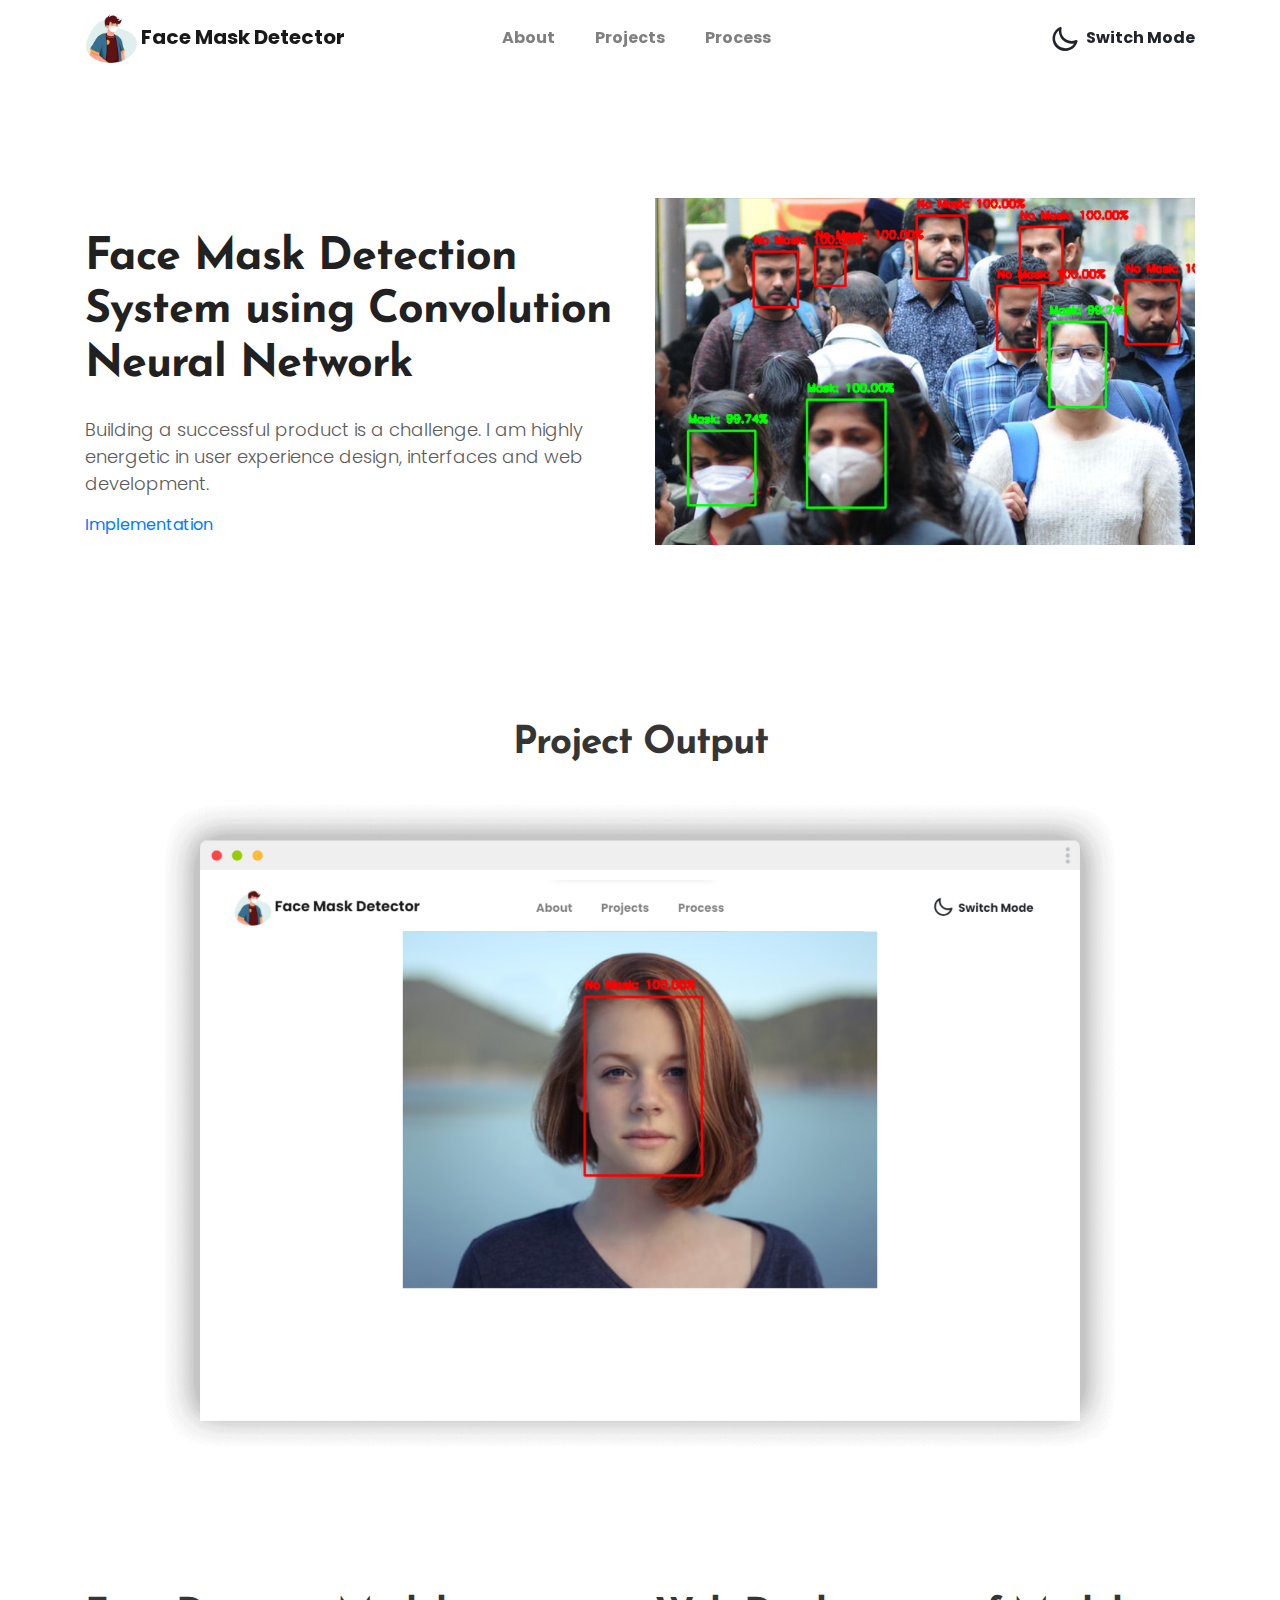
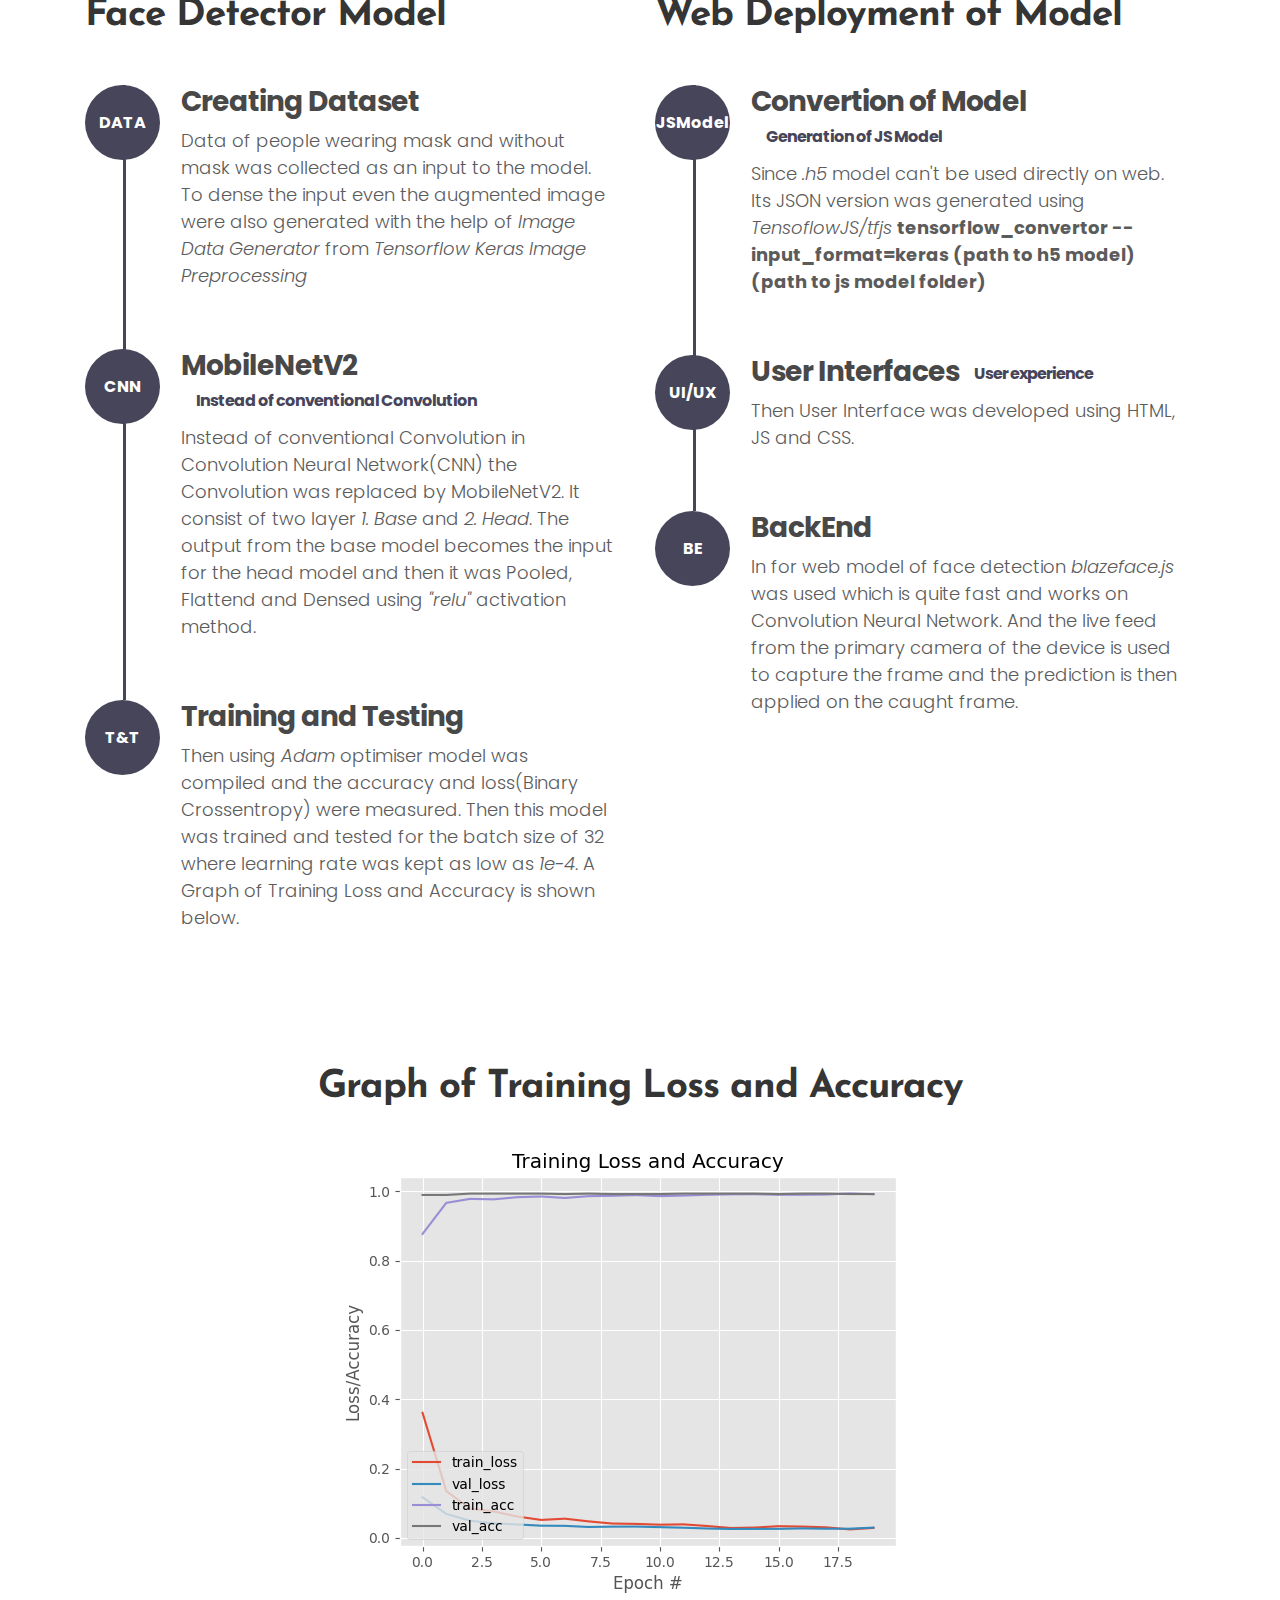
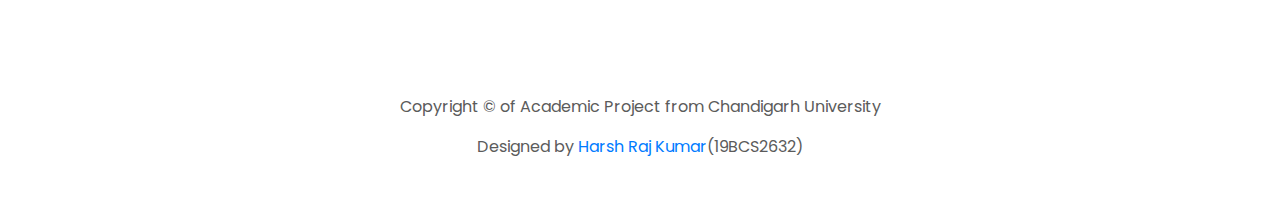
<file: index.html>
<!doctype html>
<html lang="en">

<head>
    <meta charset="utf-8">
    <meta name="viewport" content="width=device-width, initial-scale=1, shrink-to-fit=no">
    <meta name="description" content="">
    <meta name="author" content="">

    <title>Face Mask Detector</title>

    <link rel="stylesheet" href="css/bootstrap.min.css">
    <link rel="stylesheet" href="css/unicons.css">
    <link rel="stylesheet" href="css/owl.carousel.min.css">
    <link rel="stylesheet" href="css/owl.theme.default.min.css">

    <!-- MAIN STYLE -->
    <link rel="stylesheet" href="css/main.css">
</head>

<body>

    <!-- MENU -->
    <nav class="navbar navbar-expand-sm navbar-light">
        <div class="container">
            <a class="navbar-brand" href="index.html">
                <img src="./images/logo.png" alt="logo" height="50px">
                Face Mask Detector
            </a>

            <button class="navbar-toggler" type="button" data-toggle="collapse" data-target="#navbarNav"
                aria-controls="navbarNav" aria-expanded="false" aria-label="Toggle navigation">
                <span class="navbar-toggler-icon"></span>
                <span class="navbar-toggler-icon"></span>
                <span class="navbar-toggler-icon"></span>
            </button>

            <div class="collapse navbar-collapse" id="navbarNav">
                <ul class="navbar-nav mx-auto">
                    <li class="nav-item">
                        <a href="#about" class="nav-link"><span data-hover="About">About</span></a>
                        <svg viewBox="0 0 500 150" preserveAspectRatio="none">
                            <path fill="none"
                                d="M325,18C228.7-8.3,118.5,8.3,78,21C22.4,38.4,4.6,54.6,5.6,77.6c1.4,32.4,52.2,54,142.6,63.7 c66.2,7.1,212.2,7.5,273.5-8.3c64.4-16.6,104.3-57.6,33.8-98.2C386.7-4.9,179.4-1.4,126.3,20.7" />
                        </svg>
                    </li>
                    <li class="nav-item">
                        <a href="#project" class="nav-link"><span data-hover="Projects">Projects</span></a>
                        <svg viewBox="0 0 500 150" preserveAspectRatio="none">
                            <path fill="none"
                                d="M325,18C228.7-8.3,118.5,8.3,78,21C22.4,38.4,4.6,54.6,5.6,77.6c1.4,32.4,52.2,54,142.6,63.7 c66.2,7.1,212.2,7.5,273.5-8.3c64.4-16.6,104.3-57.6,33.8-98.2C386.7-4.9,179.4-1.4,126.3,20.7" />
                        </svg>
                    </li>
                    <li class="nav-item">
                        <a href="#process" class="nav-link"><span data-hover="Process">Process</span></a>
                        <svg viewBox="0 0 500 150" preserveAspectRatio="none">
                            <path fill="none"
                                d="M325,18C228.7-8.3,118.5,8.3,78,21C22.4,38.4,4.6,54.6,5.6,77.6c1.4,32.4,52.2,54,142.6,63.7 c66.2,7.1,212.2,7.5,273.5-8.3c64.4-16.6,104.3-57.6,33.8-98.2C386.7-4.9,179.4-1.4,126.3,20.7" />
                        </svg>
                    </li>
                </ul>

                <ul class="navbar-nav ml-lg-auto">
                    <div class="ml-lg-4">
                        <div class="color-mode d-lg-flex justify-content-center align-items-center">
                            <i class="color-mode-icon"></i>
                            Switch Mode
                        </div>
                    </div>
                </ul>
            </div>
        </div>
    </nav>

    <!-- ABOUT -->
    <section class="about full-screen d-lg-flex justify-content-center align-items-center" id="about">
        <div class="container">
            <div class="row">

                <div class="col-lg-6 col-md-12 col-12 d-flex align-items-center">
                    <div class="about-text">
                        <h1 class="animated animated-text">
                            <span class="mr-2">Face Mask Detection System using <span class="ai">Convolution Neural
                                    Network</span></span>
                        </h1>

                        <p>Building a successful product is a challenge. I am highly energetic in user experience
                            design, interfaces and web development.</p>
                        <div class='implementation button'>
                            <a class="implement" href="implementation.html">Implementation</a>
                            <svg viewBox="0 0 500 150" preserveAspectRatio="none">
                                <path fill="none"
                                    d="M325,18C228.7-8.3,118.5,8.3,78,21C22.4,38.4,4.6,54.6,5.6,77.6c1.4,32.4,52.2,54,142.6,63.7 c66.2,7.1,212.2,7.5,273.5-8.3c64.4-16.6,104.3-57.6,33.8-98.2C386.7-4.9,179.4-1.4,126.3,20.7" />
                            </svg>
                        </div>
                    </div>
                </div>

                <div class="col-lg-6 col-md-12 col-12">
                    <div class="about-image svg">
                        <img src="images/modeloutput.png" class="img-fluid" alt="svg image">
                    </div>
                </div>

            </div>
        </div>
    </section>

    <!-- PROJECTS -->
    <section class="project py-5" id="project">
        <div class="container">

            <div class="row">
                <div class="col-lg-11 text-center mx-auto col-12">

                    <div class="col-lg-8 mx-auto">
                        <h2>Project Output</h2>
                    </div>
                    <div class="project-info">
                        <img src="images/project-image.png" alt="" class="img-fluid">
                    </div>

                </div>
            </div>
        </div>
    </section>

    <!-- FEATURES -->
    <section class="resume py-5 d-lg-flex justify-content-center align-items-center" id="process">
        <div class="container">
            <div class="row">

                <div class="col-lg-6 col-12">
                    <h2 class="mb-4">Face Detector Model</h2>

                    <div class="timeline">
                        <div class="timeline-wrapper">
                            <div class="timeline-yr">
                                <span>DATA</span>
                            </div>
                            <div class="timeline-info">
                                <h3><span>Creating Dataset</span><small></small></h3>
                                <p>Data of people wearing mask and without mask was collected as an input to the model.
                                    To dense the input even the augmented image were also generated with the help of
                                    <i>Image Data Generator</i> from <i>Tensorflow Keras Image Preprocessing </i>
                                </p>
                            </div>
                        </div>

                        <div class="timeline-wrapper">
                            <div class="timeline-yr">
                                <span>CNN</span>
                            </div>
                            <div class="timeline-info">
                                <h3><span>MobileNetV2</span><small>Instead of conventional Convolution</small></h3>
                                <p>Instead of conventional Convolution in Convolution Neural Network(CNN) the
                                    Convolution was replaced by MobileNetV2. It consist of two layer <i>1. Base</i> and
                                    <i>2. Head</i>. The output from the base model becomes the input for the head model
                                    and then it was Pooled, Flattend and Densed using <i>"relu"</i> activation method.
                                </p>
                            </div>
                        </div>

                        <div class="timeline-wrapper">
                            <div class="timeline-yr">
                                <span>T&T</span>
                            </div>
                            <div class="timeline-info">
                                <h3><span>Training and Testing</h3>
                                <p>Then using <i>Adam</i> optimiser model was compiled and the accuracy and loss(Binary
                                    Crossentropy) were measured. Then this model was trained and tested for the batch
                                    size of 32 where learning rate was kept as low as <i>1e-4</i>. A Graph of Training
                                    Loss and Accuracy is shown below.</p>
                            </div>
                        </div>

                    </div>
                </div>

                <div class="col-lg-6 col-12">
                    <h2 class="mb-4 mobile-mt-2">Web Deployment of Model</h2>

                    <div class="timeline">
                        <div class="timeline-wrapper">
                            <div class="timeline-yr">
                                <span>JSModel</span>
                            </div>
                            <div class="timeline-info">
                                <h3><span>Convertion of Model</span><small> Generation of JS Model</small></h3>
                                <p>Since <i>.h5</i> model can't be used directly on web. Its JSON version was generated
                                    using <i>TensoflowJS/tfjs</i> <b>tensorflow_convertor --input_format=keras (path to
                                        h5 model) (path to js model folder)</b> </p>
                            </div>
                        </div>

                        <div class="timeline-wrapper">
                            <div class="timeline-yr">
                                <span>UI/UX</span>
                            </div>
                            <div class="timeline-info">
                                <h3><span>User Interfaces</span><small>User experience</small></h3>
                                <p>Then User Interface was developed using HTML, JS and CSS. </p>
                            </div>
                        </div>

                        <div class="timeline-wrapper">
                            <div class="timeline-yr">
                                <span>BE</span>
                            </div>
                            <div class="timeline-info">
                                <h3><span>BackEnd</span><small></small></h3>
                                <p>In for web model of face detection <i>blazeface.js</i> was used which is quite fast
                                    and works on Convolution Neural Network. And the live feed from the primary camera
                                    of the device is used to capture the frame and the prediction is then applied on the
                                    caught frame. </p>
                            </div>
                        </div>

                    </div>
                </div>

            </div>
        </div>
    </section>

    <!-- CONTACT -->
    <section class="project py-5" id="#">
        <div class="container">

            <div class="row">
                <div class="col-lg-11 text-center mx-auto col-12">

                    <div class="col-lg-8 mx-auto">
                        <h2>Graph of Training Loss and Accuracy</h2>
                    </div>
                    <div class="project-info">
                        <img src="images/plot.png" alt="" class="img-fluid">
                    </div>

                </div>
            </div>
        </div>
    </section>

    <!-- FOOTER -->
    <footer class="footer py-5">
        <div class="container">
            <div class="row">

                <div class="col-lg-12 col-12">
                    <p class="copyright-text text-center">Copyright &copy; of Academic Project from Chandigarh
                        University</p>
                    <p class="copyright-text text-center">Designed by <a rel="nofollow"
                            href="https://www.linkedin.com/in/harshrajkr/">Harsh Raj Kumar</a>(19BCS2632)</p>
                </div>

            </div>
        </div>
    </footer>

    <script src="js/jquery-3.3.1.min.js"></script>
    <script src="js/bootstrap.bundle.min.js"></script>
    <script src="js/Headroom.js"></script>
    <script src="js/jQuery.headroom.js"></script>
    <script src="js/owl.carousel.min.js"></script>
    <script src="js/smoothscroll.js"></script>
    <script src="js/custom.js"></script>

</body>

</html>
</file>
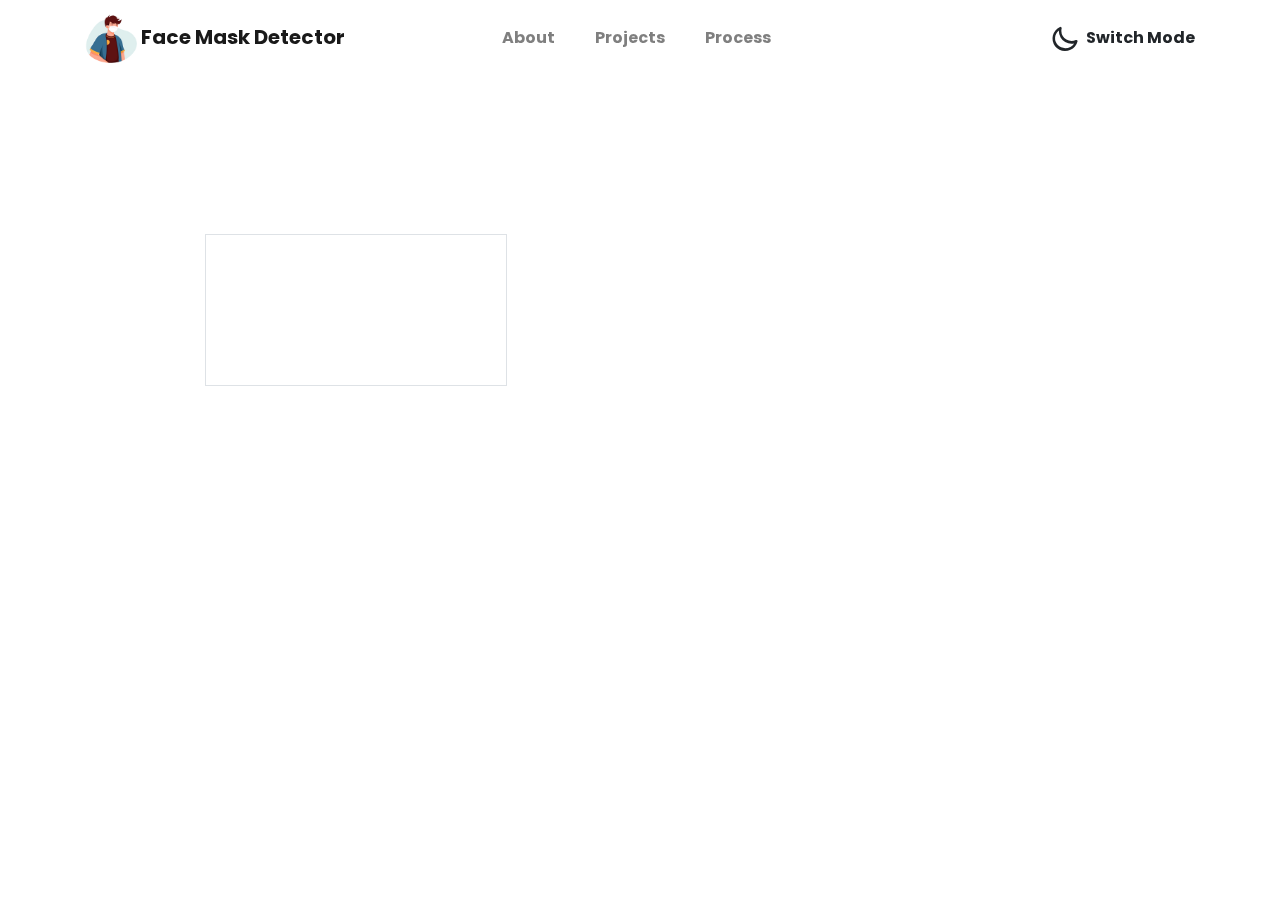
<file: implementation.html>
<!doctype html>
<html lang="en">

<head>
    <meta charset="utf-8">
    <meta name="viewport" content="width=device-width, initial-scale=1, shrink-to-fit=no">
    <meta name="description" content="">
    <meta name="author" content="">

    <title>Face Mask Detector</title>

    <link rel="stylesheet" href="css/bootstrap.min.css">
    <link rel="stylesheet" href="css/unicons.css">
    <link rel="stylesheet" href="css/owl.carousel.min.css">
    <link rel="stylesheet" href="css/owl.theme.default.min.css">

    <!-- MAIN STYLE -->
    <link rel="stylesheet" href="css/main.css">

    <script src="js/tfjs.js"></script>
    <script src="js/blazeface.js"></script>
    <script src="js/script.js"></script>
    <link rel="stylesheet" href="css/implement.css">
</head>

<body>

    <!-- MENU -->
    <nav class="navbar navbar-expand-sm navbar-light">
        <div class="container">
            <a class="navbar-brand" href="index.html">
                <img src="./images/logo.png" alt="logo" height="50px">
                Face Mask Detector
            </a>

            <button class="navbar-toggler" type="button" data-toggle="collapse" data-target="#navbarNav"
                aria-controls="navbarNav" aria-expanded="false" aria-label="Toggle navigation">
                <span class="navbar-toggler-icon"></span>
                <span class="navbar-toggler-icon"></span>
                <span class="navbar-toggler-icon"></span>
            </button>

            <div class="collapse navbar-collapse" id="navbarNav">
                <ul class="navbar-nav mx-auto">
                    <li class="nav-item">
                        <a href="/index.html#about" class="nav-link"><span data-hover="About">About</span></a>
                        <svg viewBox="0 0 500 150" preserveAspectRatio="none">
                            <path fill="none"
                                d="M325,18C228.7-8.3,118.5,8.3,78,21C22.4,38.4,4.6,54.6,5.6,77.6c1.4,32.4,52.2,54,142.6,63.7 c66.2,7.1,212.2,7.5,273.5-8.3c64.4-16.6,104.3-57.6,33.8-98.2C386.7-4.9,179.4-1.4,126.3,20.7" />
                        </svg>
                    </li>
                    <li class="nav-item">
                        <a href="/index.html#project" class="nav-link"><span data-hover="Projects">Projects</span></a>
                        <svg viewBox="0 0 500 150" preserveAspectRatio="none">
                            <path fill="none"
                                d="M325,18C228.7-8.3,118.5,8.3,78,21C22.4,38.4,4.6,54.6,5.6,77.6c1.4,32.4,52.2,54,142.6,63.7 c66.2,7.1,212.2,7.5,273.5-8.3c64.4-16.6,104.3-57.6,33.8-98.2C386.7-4.9,179.4-1.4,126.3,20.7" />
                        </svg>
                    </li>
                    <li class="nav-item">
                        <a href="/index.html#process" class="nav-link"><span data-hover="Process">Process</span></a>
                        <svg viewBox="0 0 500 150" preserveAspectRatio="none">
                            <path fill="none"
                                d="M325,18C228.7-8.3,118.5,8.3,78,21C22.4,38.4,4.6,54.6,5.6,77.6c1.4,32.4,52.2,54,142.6,63.7 c66.2,7.1,212.2,7.5,273.5-8.3c64.4-16.6,104.3-57.6,33.8-98.2C386.7-4.9,179.4-1.4,126.3,20.7" />
                        </svg>
                    </li>
                </ul>

                <ul class="navbar-nav ml-lg-auto">
                    <div class="ml-lg-4">
                        <div class="color-mode d-lg-flex justify-content-center align-items-center">
                            <i class="color-mode-icon"></i>
                            Switch Mode
                        </div>
                    </div>
                </ul>
            </div>
        </div>
    </nav>
    <section class="ai-model">
        <div class="container ">
            <div class="row" style="height:480px; background-color: transparent;">
                <video id="video" playsinline class="border " style="margin:auto;display:inline-block;"></video>
                <canvas id="output" class="canvas-output"
                    style="margin:auto;position:relative;top:-480px;left:10px;"></canvas>
            </div>
        </div>
    </section>
    <script src="js/jquery-3.3.1.min.js"></script>
    <script src="js/bootstrap.bundle.min.js"></script>
    <script src="js/Headroom.js"></script>
    <script src="js/jQuery.headroom.js"></script>
    <script src="js/owl.carousel.min.js"></script>
    <script src="js/smoothscroll.js"></script>
    <script src="js/custom.js"></script>
</body>

</html>
</file>
<file: css/unicons.css>
@font-face {
  font-family: 'unicons';
  src: url('../font/unicons.eot?42479262');
  src: url('../font/unicons.eot?42479262#iefix') format('embedded-opentype'),
       url('../font/unicons.woff2?42479262') format('woff2'),
       url('../font/unicons.woff?42479262') format('woff'),
       url('../font/unicons.ttf?42479262') format('truetype'),
       url('../font/unicons.svg?42479262#unicons') format('svg');
  font-weight: normal;
  font-style: normal;
}
/* Chrome hack: SVG is rendered more smooth in Windozze. 100% magic, uncomment if you need it. */
/* Note, that will break hinting! In other OS-es font will be not as sharp as it could be */
/*
@media screen and (-webkit-min-device-pixel-ratio:0) {
  @font-face {
    font-family: 'unicons';
    src: url('../font/unicons.svg?42479262#unicons') format('svg');
  }
}
*/
 
 [class^="uil-"]:before, [class*=" uil-"]:before {
  font-family: "unicons";
  font-style: normal;
  font-weight: normal;
  speak: none;
 
  display: inline-block;
  text-decoration: inherit;
  width: 1em;
  margin-right: .2em;
  text-align: center;
  /* opacity: .8; */
 
  /* For safety - reset parent styles, that can break glyph codes*/
  font-variant: normal;
  text-transform: none;
 
  /* fix buttons height, for twitter bootstrap */
  line-height: 1em;
 
  /* Animation center compensation - margins should be symmetric */
  /* remove if not needed */
  margin-left: .2em;
 
  /* you can be more comfortable with increased icons size */
  /* font-size: 120%; */
 
  /* Font smoothing. That was taken from TWBS */
  -webkit-font-smoothing: antialiased;
  -moz-osx-font-smoothing: grayscale;
 
  /* Uncomment for 3D effect */
  /* text-shadow: 1px 1px 1px rgba(127, 127, 127, 0.3); */
}
 
.uil-abacus:before { content: '\e800'; } /* '' */
.uil-accessible-icon-alt:before { content: '\e801'; } /* '' */
.uil-adjust-alt:before { content: '\e802'; } /* '' */
.uil-adjust-circle:before { content: '\e803'; } /* '' */
.uil-adjust-half:before { content: '\e804'; } /* '' */
.uil-adjust:before { content: '\e805'; } /* '' */
.uil-airplay:before { content: '\e806'; } /* '' */
.uil-align-alt:before { content: '\e807'; } /* '' */
.uil-align-center-alt:before { content: '\e808'; } /* '' */
.uil-align-center-h:before { content: '\e809'; } /* '' */
.uil-align-center-justify:before { content: '\e80a'; } /* '' */
.uil-align-center-v:before { content: '\e80b'; } /* '' */
.uil-align-center:before { content: '\e80c'; } /* '' */
.uil-align-justify:before { content: '\e80d'; } /* '' */
.uil-align-left-justify:before { content: '\e80e'; } /* '' */
.uil-align-left:before { content: '\e80f'; } /* '' */
.uil-align-letter-right:before { content: '\e810'; } /* '' */
.uil-align-right-justify:before { content: '\e811'; } /* '' */
.uil-align-right:before { content: '\e812'; } /* '' */
.uil-align:before { content: '\e813'; } /* '' */
.uil-ambulance:before { content: '\e814'; } /* '' */
.uil-analysis:before { content: '\e815'; } /* '' */
.uil-analytics:before { content: '\e816'; } /* '' */
.uil-anchor:before { content: '\e817'; } /* '' */
.uil-android-phone-slash:before { content: '\e818'; } /* '' */
.uil-angle-double-down:before { content: '\e819'; } /* '' */
.uil-angle-double-left:before { content: '\e81a'; } /* '' */
.uil-angle-double-right:before { content: '\e81b'; } /* '' */
.uil-angle-double-up:before { content: '\e81c'; } /* '' */
.uil-angle-down:before { content: '\e81d'; } /* '' */
.uil-angle-left:before { content: '\e81e'; } /* '' */
.uil-angle-right-b:before { content: '\e81f'; } /* '' */
.uil-angle-right:before { content: '\e820'; } /* '' */
.uil-angle-up:before { content: '\e821'; } /* '' */
.uil-annoyed-alt:before { content: '\e822'; } /* '' */
.uil-annoyed:before { content: '\e823'; } /* '' */
.uil-apps:before { content: '\e824'; } /* '' */
.uil-archive-alt:before { content: '\e825'; } /* '' */
.uil-archive:before { content: '\e826'; } /* '' */
.uil-arrow-break:before { content: '\e827'; } /* '' */
.uil-arrow-circle-down:before { content: '\e828'; } /* '' */
.uil-arrow-circle-left:before { content: '\e829'; } /* '' */
.uil-arrow-circle-right:before { content: '\e82a'; } /* '' */
.uil-arrow-circle-up:before { content: '\e82b'; } /* '' */
.uil-arrow-compress-h:before { content: '\e82c'; } /* '' */
.uil-arrow-down-left:before { content: '\e82d'; } /* '' */
.uil-arrow-down-right:before { content: '\e82e'; } /* '' */
.uil-arrow-down:before { content: '\e82f'; } /* '' */
.uil-arrow-from-right:before { content: '\e830'; } /* '' */
.uil-arrow-from-top:before { content: '\e831'; } /* '' */
.uil-arrow-growth:before { content: '\e832'; } /* '' */
.uil-arrow-left:before { content: '\e833'; } /* '' */
.uil-arrow-random:before { content: '\e834'; } /* '' */
.uil-arrow-resize-diagonal:before { content: '\e835'; } /* '' */
.uil-arrow-right:before { content: '\e836'; } /* '' */
.uil-arrow-to-bottom:before { content: '\e837'; } /* '' */
.uil-arrow-to-right:before { content: '\e838'; } /* '' */
.uil-arrow-up-left:before { content: '\e839'; } /* '' */
.uil-arrow-up-right:before { content: '\e83a'; } /* '' */
.uil-arrow-up:before { content: '\e83b'; } /* '' */
.uil-arrows-h-alt:before { content: '\e83c'; } /* '' */
.uil-arrows-h:before { content: '\e83d'; } /* '' */
.uil-arrows-left-down:before { content: '\e83e'; } /* '' */
.uil-arrows-maximize:before { content: '\e83f'; } /* '' */
.uil-arrows-merge:before { content: '\e840'; } /* '' */
.uil-arrows-resize-h:before { content: '\e841'; } /* '' */
.uil-arrows-resize-v:before { content: '\e842'; } /* '' */
.uil-arrows-resize:before { content: '\e843'; } /* '' */
.uil-arrows-right-down:before { content: '\e844'; } /* '' */
.uil-arrows-shrink-h:before { content: '\e845'; } /* '' */
.uil-arrows-shrink-v:before { content: '\e846'; } /* '' */
.uil-arrows-up-right:before { content: '\e847'; } /* '' */
.uil-arrows-v-alt:before { content: '\e848'; } /* '' */
.uil-arrows-v:before { content: '\e849'; } /* '' */
.uil-at:before { content: '\e84a'; } /* '' */
.uil-atm-card:before { content: '\e84b'; } /* '' */
.uil-atom:before { content: '\e84c'; } /* '' */
.uil-auto-flash:before { content: '\e84d'; } /* '' */
.uil-award-alt:before { content: '\e84e'; } /* '' */
.uil-award:before { content: '\e84f'; } /* '' */
.uil-baby-carriage:before { content: '\e850'; } /* '' */
.uil-backpack:before { content: '\e851'; } /* '' */
.uil-backspace:before { content: '\e852'; } /* '' */
.uil-backward:before { content: '\e853'; } /* '' */
.uil-bag-alt:before { content: '\e854'; } /* '' */
.uil-bag-slash:before { content: '\e855'; } /* '' */
.uil-bag:before { content: '\e856'; } /* '' */
.uil-ball:before { content: '\e857'; } /* '' */
.uil-ban:before { content: '\e858'; } /* '' */
.uil-bars:before { content: '\e859'; } /* '' */
.uil-basketball-hoop:before { content: '\e85a'; } /* '' */
.uil-basketball:before { content: '\e85b'; } /* '' */
.uil-battery-bolt:before { content: '\e85c'; } /* '' */
.uil-battery-empty:before { content: '\e85d'; } /* '' */
.uil-bed-double:before { content: '\e85e'; } /* '' */
.uil-bed:before { content: '\e85f'; } /* '' */
.uil-bell-school:before { content: '\e860'; } /* '' */
.uil-bell-slash:before { content: '\e861'; } /* '' */
.uil-bill:before { content: '\e862'; } /* '' */
.uil-bitcoin-circle:before { content: '\e863'; } /* '' */
.uil-bitcoin:before { content: '\e864'; } /* '' */
.uil-bluetooth-b:before { content: '\e865'; } /* '' */
.uil-bolt-alt:before { content: '\e866'; } /* '' */
.uil-bolt-slash:before { content: '\e867'; } /* '' */
.uil-bolt:before { content: '\e868'; } /* '' */
.uil-book-alt:before { content: '\e869'; } /* '' */
.uil-book-medical:before { content: '\e86a'; } /* '' */
.uil-book-open:before { content: '\e86b'; } /* '' */
.uil-book-reader:before { content: '\e86c'; } /* '' */
.uil-book:before { content: '\e86d'; } /* '' */
.uil-bookmark-full:before { content: '\e86e'; } /* '' */
.uil-bookmark:before { content: '\e86f'; } /* '' */
.uil-books:before { content: '\e870'; } /* '' */
.uil-boombox:before { content: '\e871'; } /* '' */
.uil-border-alt:before { content: '\e872'; } /* '' */
.uil-border-bottom:before { content: '\e873'; } /* '' */
.uil-border-clear:before { content: '\e874'; } /* '' */
.uil-border-horizontal:before { content: '\e875'; } /* '' */
.uil-border-inner:before { content: '\e876'; } /* '' */
.uil-border-left:before { content: '\e877'; } /* '' */
.uil-border-out:before { content: '\e878'; } /* '' */
.uil-border-right:before { content: '\e879'; } /* '' */
.uil-border-top:before { content: '\e87a'; } /* '' */
.uil-border-vertical:before { content: '\e87b'; } /* '' */
.uil-box:before { content: '\e87c'; } /* '' */
.uil-briefcase-alt:before { content: '\e87d'; } /* '' */
.uil-briefcase:before { content: '\e87e'; } /* '' */
.uil-bright:before { content: '\e87f'; } /* '' */
.uil-brightness-empty:before { content: '\e880'; } /* '' */
.uil-brightness-half:before { content: '\e881'; } /* '' */
.uil-brightness-low:before { content: '\e882'; } /* '' */
.uil-brightness-minus:before { content: '\e883'; } /* '' */
.uil-brightness-plus:before { content: '\e884'; } /* '' */
.uil-brightness:before { content: '\e885'; } /* '' */
.uil-bring-bottom:before { content: '\e886'; } /* '' */
.uil-bring-front:before { content: '\e887'; } /* '' */
.uil-brush-alt:before { content: '\e888'; } /* '' */
.uil-bug:before { content: '\e889'; } /* '' */
.uil-building:before { content: '\e88a'; } /* '' */
.uil-bullseye:before { content: '\e88b'; } /* '' */
.uil-bus-alt:before { content: '\e88c'; } /* '' */
.uil-bus-school:before { content: '\e88d'; } /* '' */
.uil-bus:before { content: '\e88e'; } /* '' */
.uil-calcualtor:before { content: '\e88f'; } /* '' */
.uil-calculator-alt:before { content: '\e890'; } /* '' */
.uil-calendar-alt:before { content: '\e891'; } /* '' */
.uil-calendar-slash:before { content: '\e892'; } /* '' */
.uil-calender:before { content: '\e893'; } /* '' */
.uil-calling:before { content: '\e894'; } /* '' */
.uil-camera-plus:before { content: '\e895'; } /* '' */
.uil-camera-slash:before { content: '\e896'; } /* '' */
.uil-camera:before { content: '\e897'; } /* '' */
.uil-cancel:before { content: '\e898'; } /* '' */
.uil-capsule:before { content: '\e899'; } /* '' */
.uil-capture:before { content: '\e89a'; } /* '' */
.uil-car-sideview:before { content: '\e89b'; } /* '' */
.uil-car-slash:before { content: '\e89c'; } /* '' */
.uil-car-wash:before { content: '\e89d'; } /* '' */
.uil-car:before { content: '\e89e'; } /* '' */
.uil-card-atm:before { content: '\e89f'; } /* '' */
.uil-caret-right:before { content: '\e8a0'; } /* '' */
.uil-cart:before { content: '\e8a1'; } /* '' */
.uil-cell:before { content: '\e8a2'; } /* '' */
.uil-celsius:before { content: '\e8a3'; } /* '' */
.uil-chart-bar-alt:before { content: '\e8a4'; } /* '' */
.uil-chart-bar:before { content: '\e8a5'; } /* '' */
.uil-chart-down:before { content: '\e8a6'; } /* '' */
.uil-chart-growth-alt:before { content: '\e8a7'; } /* '' */
.uil-chart-growth:before { content: '\e8a8'; } /* '' */
.uil-chart-line:before { content: '\e8a9'; } /* '' */
.uil-chart-pie-alt:before { content: '\e8aa'; } /* '' */
.uil-chart-pie:before { content: '\e8ab'; } /* '' */
.uil-chart:before { content: '\e8ac'; } /* '' */
.uil-chat-bubble-user:before { content: '\e8ad'; } /* '' */
.uil-chat-info:before { content: '\e8ae'; } /* '' */
.uil-chat:before { content: '\e8af'; } /* '' */
.uil-check-circle:before { content: '\e8b0'; } /* '' */
.uil-check-square:before { content: '\e8b1'; } /* '' */
.uil-check:before { content: '\e8b2'; } /* '' */
.uil-circle-layer:before { content: '\e8b3'; } /* '' */
.uil-circle:before { content: '\e8b4'; } /* '' */
.uil-circuit:before { content: '\e8b5'; } /* '' */
.uil-clapper-board:before { content: '\e8b6'; } /* '' */
.uil-clipboard-alt:before { content: '\e8b7'; } /* '' */
.uil-clipboard-blank:before { content: '\e8b8'; } /* '' */
.uil-clipboard-notes:before { content: '\e8b9'; } /* '' */
.uil-clipboard:before { content: '\e8ba'; } /* '' */
.uil-clock-eight:before { content: '\e8bb'; } /* '' */
.uil-clock-five:before { content: '\e8bc'; } /* '' */
.uil-clock-nine:before { content: '\e8bd'; } /* '' */
.uil-clock-seven:before { content: '\e8be'; } /* '' */
.uil-clock-ten:before { content: '\e8bf'; } /* '' */
.uil-clock-three:before { content: '\e8c0'; } /* '' */
.uil-clock-two:before { content: '\e8c1'; } /* '' */
.uil-clock:before { content: '\e8c2'; } /* '' */
.uil-closed-captioning:before { content: '\e8c3'; } /* '' */
.uil-cloud-block:before { content: '\e8c4'; } /* '' */
.uil-cloud-bookmark:before { content: '\e8c5'; } /* '' */
.uil-cloud-check:before { content: '\e8c6'; } /* '' */
.uil-cloud-computing:before { content: '\e8c7'; } /* '' */
.uil-cloud-data-connection:before { content: '\e8c8'; } /* '' */
.uil-cloud-database-tree:before { content: '\e8c9'; } /* '' */
.uil-cloud-download:before { content: '\e8ca'; } /* '' */
.uil-cloud-drizzle:before { content: '\e8cb'; } /* '' */
.uil-cloud-exclamation:before { content: '\e8cc'; } /* '' */
.uil-cloud-hail:before { content: '\e8cd'; } /* '' */
.uil-cloud-heart:before { content: '\e8ce'; } /* '' */
.uil-cloud-info:before { content: '\e8cf'; } /* '' */
.uil-cloud-lock:before { content: '\e8d0'; } /* '' */
.uil-cloud-meatball:before { content: '\e8d1'; } /* '' */
.uil-cloud-moon-hail:before { content: '\e8d2'; } /* '' */
.uil-cloud-moon-meatball:before { content: '\e8d3'; } /* '' */
.uil-cloud-moon-rain:before { content: '\e8d4'; } /* '' */
.uil-cloud-moon-showers:before { content: '\e8d5'; } /* '' */
.uil-cloud-moon:before { content: '\e8d6'; } /* '' */
.uil-cloud-question:before { content: '\e8d7'; } /* '' */
.uil-cloud-rain-sun:before { content: '\e8d8'; } /* '' */
.uil-cloud-rain:before { content: '\e8d9'; } /* '' */
.uil-cloud-redo:before { content: '\e8da'; } /* '' */
.uil-cloud-set:before { content: '\e8db'; } /* '' */
.uil-cloud-share:before { content: '\e8dc'; } /* '' */
.uil-cloud-shield:before { content: '\e8dd'; } /* '' */
.uil-cloud-showers-alt:before { content: '\e8de'; } /* '' */
.uil-cloud-showers-heavy:before { content: '\e8df'; } /* '' */
.uil-cloud-showers:before { content: '\e8e0'; } /* '' */
.uil-cloud-slash:before { content: '\e8e1'; } /* '' */
.uil-cloud-sun-hail:before { content: '\e8e2'; } /* '' */
.uil-cloud-sun-meatball:before { content: '\e8e3'; } /* '' */
.uil-cloud-sun-rain-alt:before { content: '\e8e4'; } /* '' */
.uil-cloud-sun-rain:before { content: '\e8e5'; } /* '' */
.uil-cloud-sun-tear:before { content: '\e8e6'; } /* '' */
.uil-cloud-sun:before { content: '\e8e7'; } /* '' */
.uil-cloud-times:before { content: '\e8e8'; } /* '' */
.uil-cloud-unlock:before { content: '\e8e9'; } /* '' */
.uil-cloud-upload:before { content: '\e8ea'; } /* '' */
.uil-cloud-wifi:before { content: '\e8eb'; } /* '' */
.uil-cloud-wind:before { content: '\e8ec'; } /* '' */
.uil-cloud:before { content: '\e8ed'; } /* '' */
.uil-clouds:before { content: '\e8ee'; } /* '' */
.uil-club:before { content: '\e8ef'; } /* '' */
.uil-code:before { content: '\e8f0'; } /* '' */
.uil-coffee:before { content: '\e8f1'; } /* '' */
.uil-cog:before { content: '\e8f2'; } /* '' */
.uil-coins:before { content: '\e8f3'; } /* '' */
.uil-columns:before { content: '\e8f4'; } /* '' */
.uil-comment-alt-block:before { content: '\e8f5'; } /* '' */
.uil-comment-alt-chart-lines:before { content: '\e8f6'; } /* '' */
.uil-comment-alt-check:before { content: '\e8f7'; } /* '' */
.uil-comment-alt-dots:before { content: '\e8f8'; } /* '' */
.uil-comment-alt-download:before { content: '\e8f9'; } /* '' */
.uil-comment-alt-edit:before { content: '\e8fa'; } /* '' */
.uil-comment-alt-exclamation:before { content: '\e8fb'; } /* '' */
.uil-comment-alt-heart:before { content: '\e8fc'; } /* '' */
.uil-comment-alt-image:before { content: '\e8fd'; } /* '' */
.uil-comment-alt-info:before { content: '\e8fe'; } /* '' */
.uil-comment-alt-lines:before { content: '\e8ff'; } /* '' */
.uil-comment-alt-lock:before { content: '\e900'; } /* '' */
.uil-comment-alt-medical:before { content: '\e901'; } /* '' */
.uil-comment-alt-message:before { content: '\e902'; } /* '' */
.uil-comment-alt-notes:before { content: '\e903'; } /* '' */
.uil-comment-alt-plus:before { content: '\e904'; } /* '' */
.uil-comment-alt-question:before { content: '\e905'; } /* '' */
.uil-comment-alt-redo:before { content: '\e906'; } /* '' */
.uil-comment-alt-search:before { content: '\e907'; } /* '' */
.uil-comment-alt-share:before { content: '\e908'; } /* '' */
.uil-comment-alt-shield:before { content: '\e909'; } /* '' */
.uil-comment-alt-upload:before { content: '\e90a'; } /* '' */
.uil-comment-alt-verify:before { content: '\e90b'; } /* '' */
.uil-comment-alt:before { content: '\e90c'; } /* '' */
.uil-comment-block:before { content: '\e90d'; } /* '' */
.uil-comment-chart-line:before { content: '\e90e'; } /* '' */
.uil-comment-check:before { content: '\e90f'; } /* '' */
.uil-comment-dots:before { content: '\e910'; } /* '' */
.uil-comment-download:before { content: '\e911'; } /* '' */
.uil-comment-edit:before { content: '\e912'; } /* '' */
.uil-comment-exclamation:before { content: '\e913'; } /* '' */
.uil-comment-heart:before { content: '\e914'; } /* '' */
.uil-comment-image:before { content: '\e915'; } /* '' */
.uil-comment-info-alt:before { content: '\e916'; } /* '' */
.uil-comment-info:before { content: '\e917'; } /* '' */
.uil-comment-lines:before { content: '\e918'; } /* '' */
.uil-comment-lock:before { content: '\e919'; } /* '' */
.uil-comment-medical:before { content: '\e91a'; } /* '' */
.uil-comment-message:before { content: '\e91b'; } /* '' */
.uil-comment-notes:before { content: '\e91c'; } /* '' */
.uil-comment-plus:before { content: '\e91d'; } /* '' */
.uil-comment-question:before { content: '\e91e'; } /* '' */
.uil-comment-redo:before { content: '\e91f'; } /* '' */
.uil-comment-search:before { content: '\e920'; } /* '' */
.uil-comment-share:before { content: '\e921'; } /* '' */
.uil-comment-shield:before { content: '\e922'; } /* '' */
.uil-comment-slash:before { content: '\e923'; } /* '' */
.uil-comment-upload:before { content: '\e924'; } /* '' */
.uil-comment-verify:before { content: '\e925'; } /* '' */
.uil-comment:before { content: '\e926'; } /* '' */
.uil-comments-alt:before { content: '\e927'; } /* '' */
.uil-comments:before { content: '\e928'; } /* '' */
.uil-commnet-alt-slash:before { content: '\e929'; } /* '' */
.uil-compact-disc:before { content: '\e92a'; } /* '' */
.uil-compass:before { content: '\e92b'; } /* '' */
.uil-compress-alt-left:before { content: '\e92c'; } /* '' */
.uil-compress-alt:before { content: '\e92d'; } /* '' */
.uil-compress-arrows:before { content: '\e92e'; } /* '' */
.uil-compress-lines:before { content: '\e92f'; } /* '' */
.uil-compress-point:before { content: '\e930'; } /* '' */
.uil-compress-v:before { content: '\e931'; } /* '' */
.uil-compress:before { content: '\e932'; } /* '' */
.uil-computer-mouse:before { content: '\e933'; } /* '' */
.uil-confused:before { content: '\e934'; } /* '' */
.uil-constructor:before { content: '\e935'; } /* '' */
.uil-copy-alt:before { content: '\e936'; } /* '' */
.uil-copy-landscape:before { content: '\e937'; } /* '' */
.uil-copy:before { content: '\e938'; } /* '' */
.uil-copyright:before { content: '\e939'; } /* '' */
.uil-corner-down-left:before { content: '\e93a'; } /* '' */
.uil-corner-down-right-alt:before { content: '\e93b'; } /* '' */
.uil-corner-down-right:before { content: '\e93c'; } /* '' */
.uil-corner-left-down:before { content: '\e93d'; } /* '' */
.uil-corner-right-down:before { content: '\e93e'; } /* '' */
.uil-corner-up-left-alt:before { content: '\e93f'; } /* '' */
.uil-corner-up-left:before { content: '\e940'; } /* '' */
.uil-corner-up-right-alt:before { content: '\e941'; } /* '' */
.uil-corner-up-right:before { content: '\e942'; } /* '' */
.uil-creative-commons-pd-alt:before { content: '\e943'; } /* '' */
.uil-creative-commons-pd:before { content: '\e944'; } /* '' */
.uil-crockery:before { content: '\e945'; } /* '' */
.uil-crop-alt-rotate-left:before { content: '\e946'; } /* '' */
.uil-crop-alt-rotate-right:before { content: '\e947'; } /* '' */
.uil-crop-alt:before { content: '\e948'; } /* '' */
.uil-crosshair-alt:before { content: '\e949'; } /* '' */
.uil-crosshair:before { content: '\e94a'; } /* '' */
.uil-crosshairs:before { content: '\e94b'; } /* '' */
.uil-cube:before { content: '\e94c'; } /* '' */
.uil-data-sharing:before { content: '\e94d'; } /* '' */
.uil-database-alt:before { content: '\e94e'; } /* '' */
.uil-database:before { content: '\e94f'; } /* '' */
.uil-desert:before { content: '\e950'; } /* '' */
.uil-desktop-alt-slash:before { content: '\e951'; } /* '' */
.uil-desktop-alt:before { content: '\e952'; } /* '' */
.uil-desktop-cloud-alt:before { content: '\e953'; } /* '' */
.uil-desktop-slash:before { content: '\e954'; } /* '' */
.uil-desktop:before { content: '\e955'; } /* '' */
.uil-dialpad-alt:before { content: '\e956'; } /* '' */
.uil-dialpad:before { content: '\e957'; } /* '' */
.uil-diamond:before { content: '\e958'; } /* '' */
.uil-diary-alt:before { content: '\e959'; } /* '' */
.uil-diary:before { content: '\e95a'; } /* '' */
.uil-dice-five:before { content: '\e95b'; } /* '' */
.uil-dice-four:before { content: '\e95c'; } /* '' */
.uil-dice-one:before { content: '\e95d'; } /* '' */
.uil-dice-six:before { content: '\e95e'; } /* '' */
.uil-dice-three:before { content: '\e95f'; } /* '' */
.uil-dice-two:before { content: '\e960'; } /* '' */
.uil-direction:before { content: '\e961'; } /* '' */
.uil-directions:before { content: '\e962'; } /* '' */
.uil-dizzy-meh:before { content: '\e963'; } /* '' */
.uil-dna:before { content: '\e964'; } /* '' */
.uil-document-layout-center:before { content: '\e965'; } /* '' */
.uil-document-layout-left:before { content: '\e966'; } /* '' */
.uil-document-layout-right:before { content: '\e967'; } /* '' */
.uil-document:before { content: '\e968'; } /* '' */
.uil-dollar-alt:before { content: '\e969'; } /* '' */
.uil-dollar-sign-alt:before { content: '\e96a'; } /* '' */
.uil-dollar-sign:before { content: '\e96b'; } /* '' */
.uil-down-arrow:before { content: '\e96c'; } /* '' */
.uil-download-alt:before { content: '\e96d'; } /* '' */
.uil-dribbble:before { content: '\e96e'; } /* '' */
.uil-drill:before { content: '\e96f'; } /* '' */
.uil-dropbox:before { content: '\e970'; } /* '' */
.uil-dumbbell:before { content: '\e971'; } /* '' */
.uil-edit-alt:before { content: '\e972'; } /* '' */
.uil-edit:before { content: '\e973'; } /* '' */
.uil-ellipsis-h:before { content: '\e974'; } /* '' */
.uil-ellipsis-v:before { content: '\e975'; } /* '' */
.uil-emoji:before { content: '\e976'; } /* '' */
.uil-enter:before { content: '\e977'; } /* '' */
.uil-entry:before { content: '\e978'; } /* '' */
.uil-envelope-add:before { content: '\e979'; } /* '' */
.uil-envelope-alt:before { content: '\e97a'; } /* '' */
.uil-envelope-block:before { content: '\e97b'; } /* '' */
.uil-envelope-bookmark:before { content: '\e97c'; } /* '' */
.uil-envelope-check:before { content: '\e97d'; } /* '' */
.uil-envelope-download-alt:before { content: '\e97e'; } /* '' */
.uil-envelope-download:before { content: '\e97f'; } /* '' */
.uil-envelope-edit:before { content: '\e980'; } /* '' */
.uil-envelope-exclamation:before { content: '\e981'; } /* '' */
.uil-envelope-heart:before { content: '\e982'; } /* '' */
.uil-envelope-info:before { content: '\e983'; } /* '' */
.uil-envelope-lock:before { content: '\e984'; } /* '' */
.uil-envelope-minus:before { content: '\e985'; } /* '' */
.uil-envelope-open:before { content: '\e986'; } /* '' */
.uil-envelope-question:before { content: '\e987'; } /* '' */
.uil-envelope-receive:before { content: '\e988'; } /* '' */
.uil-envelope-redo:before { content: '\e989'; } /* '' */
.uil-envelope-search:before { content: '\e98a'; } /* '' */
.uil-envelope-send:before { content: '\e98b'; } /* '' */
.uil-envelope-share:before { content: '\e98c'; } /* '' */
.uil-envelope-shield:before { content: '\e98d'; } /* '' */
.uil-envelope-star:before { content: '\e98e'; } /* '' */
.uil-envelope-times:before { content: '\e98f'; } /* '' */
.uil-envelope-upload-alt:before { content: '\e990'; } /* '' */
.uil-envelope-upload:before { content: '\e991'; } /* '' */
.uil-envelope:before { content: '\e992'; } /* '' */
.uil-envelopes:before { content: '\e993'; } /* '' */
.uil-equal-circle:before { content: '\e994'; } /* '' */
.uil-euro-circle:before { content: '\e995'; } /* '' */
.uil-euro:before { content: '\e996'; } /* '' */
.uil-exchange-alt:before { content: '\e997'; } /* '' */
.uil-exchange:before { content: '\e998'; } /* '' */
.uil-exclamation-circle:before { content: '\e999'; } /* '' */
.uil-exclamation-octagon:before { content: '\e99a'; } /* '' */
.uil-exclamation-triangle:before { content: '\e99b'; } /* '' */
.uil-exclude:before { content: '\e99c'; } /* '' */
.uil-exit:before { content: '\e99d'; } /* '' */
.uil-expand-alt:before { content: '\e99e'; } /* '' */
.uil-expand-arrows-alt:before { content: '\e99f'; } /* '' */
.uil-expand-arrows:before { content: '\e9a0'; } /* '' */
.uil-expand-from-corner:before { content: '\e9a1'; } /* '' */
.uil-expand-left:before { content: '\e9a2'; } /* '' */
.uil-export:before { content: '\e9a3'; } /* '' */
.uil-exposure-alt:before { content: '\e9a4'; } /* '' */
.uil-exposure-increase:before { content: '\e9a5'; } /* '' */
.uil-external-link-alt:before { content: '\e9a6'; } /* '' */
.uil-eye-slash:before { content: '\e9a7'; } /* '' */
.uil-eye:before { content: '\e9a8'; } /* '' */
.uil-facebook:before { content: '\e9a9'; } /* '' */
.uil-fahrenheit:before { content: '\e9aa'; } /* '' */
.uil-fast-mail-alt:before { content: '\e9ab'; } /* '' */
.uil-fast-mail:before { content: '\e9ac'; } /* '' */
.uil-favorite:before { content: '\e9ad'; } /* '' */
.uil-feedback:before { content: '\e9ae'; } /* '' */
.uil-file-alt:before { content: '\e9af'; } /* '' */
.uil-file-blank:before { content: '\e9b0'; } /* '' */
.uil-file-block-alt:before { content: '\e9b1'; } /* '' */
.uil-file-bookmark-alt:before { content: '\e9b2'; } /* '' */
.uil-file-check-alt:before { content: '\e9b3'; } /* '' */
.uil-file-check:before { content: '\e9b4'; } /* '' */
.uil-file-contract-dollar:before { content: '\e9b5'; } /* '' */
.uil-file-copy-alt:before { content: '\e9b6'; } /* '' */
.uil-file-download-alt:before { content: '\e9b7'; } /* '' */
.uil-file-download:before { content: '\e9b8'; } /* '' */
.uil-file-edit-alt:before { content: '\e9b9'; } /* '' */
.uil-file-exclamation-alt:before { content: '\e9ba'; } /* '' */
.uil-file-exclamation:before { content: '\e9bb'; } /* '' */
.uil-file-heart:before { content: '\e9bc'; } /* '' */
.uil-file-info-alt:before { content: '\e9bd'; } /* '' */
.uil-file-landscape-alt:before { content: '\e9be'; } /* '' */
.uil-file-landscape:before { content: '\e9bf'; } /* '' */
.uil-file-lanscape-slash:before { content: '\e9c0'; } /* '' */
.uil-file-lock-alt:before { content: '\e9c1'; } /* '' */
.uil-file-medical-alt:before { content: '\e9c2'; } /* '' */
.uil-file-medical:before { content: '\e9c3'; } /* '' */
.uil-file-minus-alt:before { content: '\e9c4'; } /* '' */
.uil-file-minus:before { content: '\e9c5'; } /* '' */
.uil-file-network:before { content: '\e9c6'; } /* '' */
.uil-file-plus-alt:before { content: '\e9c7'; } /* '' */
.uil-file-plus:before { content: '\e9c8'; } /* '' */
.uil-file-question-alt:before { content: '\e9c9'; } /* '' */
.uil-file-question:before { content: '\e9ca'; } /* '' */
.uil-file-redo-alt:before { content: '\e9cb'; } /* '' */
.uil-file-search-alt:before { content: '\e9cc'; } /* '' */
.uil-file-share-alt:before { content: '\e9cd'; } /* '' */
.uil-file-shield-alt:before { content: '\e9ce'; } /* '' */
.uil-file-slash:before { content: '\e9cf'; } /* '' */
.uil-file-times-alt:before { content: '\e9d0'; } /* '' */
.uil-file-times:before { content: '\e9d1'; } /* '' */
.uil-file-upload-alt:before { content: '\e9d2'; } /* '' */
.uil-file-upload:before { content: '\e9d3'; } /* '' */
.uil-file:before { content: '\e9d4'; } /* '' */
.uil-files-landscapes-alt:before { content: '\e9d5'; } /* '' */
.uil-files-landscapes:before { content: '\e9d6'; } /* '' */
.uil-film:before { content: '\e9d7'; } /* '' */
.uil-filter-slash:before { content: '\e9d8'; } /* '' */
.uil-filter:before { content: '\e9d9'; } /* '' */
.uil-flask-potion:before { content: '\e9da'; } /* '' */
.uil-flask:before { content: '\e9db'; } /* '' */
.uil-flip-h-alt:before { content: '\e9dc'; } /* '' */
.uil-flip-h:before { content: '\e9dd'; } /* '' */
.uil-flip-v-alt:before { content: '\e9de'; } /* '' */
.uil-flip-v:before { content: '\e9df'; } /* '' */
.uil-flower:before { content: '\e9e0'; } /* '' */
.uil-focus-add:before { content: '\e9e1'; } /* '' */
.uil-focus-target:before { content: '\e9e2'; } /* '' */
.uil-focus:before { content: '\e9e3'; } /* '' */
.uil-folder-check:before { content: '\e9e4'; } /* '' */
.uil-folder-download:before { content: '\e9e5'; } /* '' */
.uil-folder-exclamation:before { content: '\e9e6'; } /* '' */
.uil-folder-heart:before { content: '\e9e7'; } /* '' */
.uil-folder-info:before { content: '\e9e8'; } /* '' */
.uil-folder-lock:before { content: '\e9e9'; } /* '' */
.uil-folder-medical:before { content: '\e9ea'; } /* '' */
.uil-folder-minus:before { content: '\e9eb'; } /* '' */
.uil-folder-network:before { content: '\e9ec'; } /* '' */
.uil-folder-plus:before { content: '\e9ed'; } /* '' */
.uil-folder-question:before { content: '\e9ee'; } /* '' */
.uil-folder-slash:before { content: '\e9ef'; } /* '' */
.uil-folder-times:before { content: '\e9f0'; } /* '' */
.uil-folder-upload:before { content: '\e9f1'; } /* '' */
.uil-folder:before { content: '\e9f2'; } /* '' */
.uil-food:before { content: '\e9f3'; } /* '' */
.uil-football-american:before { content: '\e9f4'; } /* '' */
.uil-football-ball:before { content: '\e9f5'; } /* '' */
.uil-football:before { content: '\e9f6'; } /* '' */
.uil-forecastcloud-moon-tear:before { content: '\e9f7'; } /* '' */
.uil-forwaded-call:before { content: '\e9f8'; } /* '' */
.uil-forward:before { content: '\e9f9'; } /* '' */
.uil-frown:before { content: '\e9fa'; } /* '' */
.uil-game-structure:before { content: '\e9fb'; } /* '' */
.uil-game:before { content: '\e9fc'; } /* '' */
.uil-gift:before { content: '\e9fd'; } /* '' */
.uil-glass-martini-alt-slash:before { content: '\e9fe'; } /* '' */
.uil-glass-martini-alt:before { content: '\e9ff'; } /* '' */
.uil-glass-martini:before { content: '\ea00'; } /* '' */
.uil-glass-tea:before { content: '\ea01'; } /* '' */
.uil-glass:before { content: '\ea02'; } /* '' */
.uil-globe:before { content: '\ea03'; } /* '' */
.uil-gold:before { content: '\ea04'; } /* '' */
.uil-google-drive:before { content: '\ea05'; } /* '' */
.uil-graduation-hat:before { content: '\ea06'; } /* '' */
.uil-graph-bar:before { content: '\ea07'; } /* '' */
.uil-grid:before { content: '\ea08'; } /* '' */
.uil-grids:before { content: '\ea09'; } /* '' */
.uil-grin-tongue-wink-alt:before { content: '\ea0a'; } /* '' */
.uil-grin-tongue-wink:before { content: '\ea0b'; } /* '' */
.uil-grin:before { content: '\ea0c'; } /* '' */
.uil-grip-horizontal-line:before { content: '\ea0d'; } /* '' */
.uil-hdd:before { content: '\ea0e'; } /* '' */
.uil-headphones-alt:before { content: '\ea0f'; } /* '' */
.uil-headphones:before { content: '\ea10'; } /* '' */
.uil-heart-alt:before { content: '\ea11'; } /* '' */
.uil-heart-medical:before { content: '\ea12'; } /* '' */
.uil-heart-rate:before { content: '\ea13'; } /* '' */
.uil-heart-sign:before { content: '\ea14'; } /* '' */
.uil-heart:before { content: '\ea15'; } /* '' */
.uil-heartbeat:before { content: '\ea16'; } /* '' */
.uil-history-alt:before { content: '\ea17'; } /* '' */
.uil-history:before { content: '\ea18'; } /* '' */
.uil-home-alt:before { content: '\ea19'; } /* '' */
.uil-home:before { content: '\ea1a'; } /* '' */
.uil-horizontal-align-center:before { content: '\ea1b'; } /* '' */
.uil-horizontal-align-left:before { content: '\ea1c'; } /* '' */
.uil-horizontal-align-right:before { content: '\ea1d'; } /* '' */
.uil-horizontal-distribution-center:before { content: '\ea1e'; } /* '' */
.uil-horizontal-distribution-left:before { content: '\ea1f'; } /* '' */
.uil-horizontal-distribution-right:before { content: '\ea20'; } /* '' */
.uil-hunting:before { content: '\ea21'; } /* '' */
.uil-image-alt-slash:before { content: '\ea22'; } /* '' */
.uil-image-block:before { content: '\ea23'; } /* '' */
.uil-image-broken:before { content: '\ea24'; } /* '' */
.uil-image-check:before { content: '\ea25'; } /* '' */
.uil-image-download:before { content: '\ea26'; } /* '' */
.uil-image-edit:before { content: '\ea27'; } /* '' */
.uil-image-lock:before { content: '\ea28'; } /* '' */
.uil-image-minus:before { content: '\ea29'; } /* '' */
.uil-image-plus:before { content: '\ea2a'; } /* '' */
.uil-image-question:before { content: '\ea2b'; } /* '' */
.uil-image-redo:before { content: '\ea2c'; } /* '' */
.uil-image-resize-landscape:before { content: '\ea2d'; } /* '' */
.uil-image-resize-square:before { content: '\ea2e'; } /* '' */
.uil-image-search:before { content: '\ea2f'; } /* '' */
.uil-image-share:before { content: '\ea30'; } /* '' */
.uil-image-shield:before { content: '\ea31'; } /* '' */
.uil-image-slash:before { content: '\ea32'; } /* '' */
.uil-image-times:before { content: '\ea33'; } /* '' */
.uil-image-upload:before { content: '\ea34'; } /* '' */
.uil-image-v:before { content: '\ea35'; } /* '' */
.uil-image:before { content: '\ea36'; } /* '' */
.uil-images:before { content: '\ea37'; } /* '' */
.uil-incoming-call:before { content: '\ea38'; } /* '' */
.uil-info-circle:before { content: '\ea39'; } /* '' */
.uil-instagram:before { content: '\ea3a'; } /* '' */
.uil-invoice:before { content: '\ea3b'; } /* '' */
.uil-jackhammer:before { content: '\ea3c'; } /* '' */
.uil-kayak:before { content: '\ea3d'; } /* '' */
.uil-key-skeleton-alt:before { content: '\ea3e'; } /* '' */
.uil-key-skeleton:before { content: '\ea3f'; } /* '' */
.uil-keyboard-alt:before { content: '\ea40'; } /* '' */
.uil-keyboard-hide:before { content: '\ea41'; } /* '' */
.uil-keyboard-show:before { content: '\ea42'; } /* '' */
.uil-keyboard:before { content: '\ea43'; } /* '' */
.uil-keyhole-circle:before { content: '\ea44'; } /* '' */
.uil-keyhole-square-full:before { content: '\ea45'; } /* '' */
.uil-keyhole-square:before { content: '\ea46'; } /* '' */
.uil-kid:before { content: '\ea47'; } /* '' */
.uil-label-alt:before { content: '\ea48'; } /* '' */
.uil-label:before { content: '\ea49'; } /* '' */
.uil-lamp:before { content: '\ea4a'; } /* '' */
.uil-laptop-cloud:before { content: '\ea4b'; } /* '' */
.uil-laptop:before { content: '\ea4c'; } /* '' */
.uil-laughing:before { content: '\ea4d'; } /* '' */
.uil-layer-group-slash:before { content: '\ea4e'; } /* '' */
.uil-layer-group:before { content: '\ea4f'; } /* '' */
.uil-layers-alt:before { content: '\ea50'; } /* '' */
.uil-layers-slash:before { content: '\ea51'; } /* '' */
.uil-layers:before { content: '\ea52'; } /* '' */
.uil-left-arrow-from-left:before { content: '\ea53'; } /* '' */
.uil-left-arrow-to-left:before { content: '\ea54'; } /* '' */
.uil-left-indent-alt:before { content: '\ea55'; } /* '' */
.uil-left-indent:before { content: '\ea56'; } /* '' */
.uil-life-ring:before { content: '\ea57'; } /* '' */
.uil-lightbulb-alt:before { content: '\ea58'; } /* '' */
.uil-lightbulb:before { content: '\ea59'; } /* '' */
.uil-line-alt:before { content: '\ea5a'; } /* '' */
.uil-line-spacing:before { content: '\ea5b'; } /* '' */
.uil-link-alt:before { content: '\ea5c'; } /* '' */
.uil-link-broken:before { content: '\ea5d'; } /* '' */
.uil-link-h:before { content: '\ea5e'; } /* '' */
.uil-link:before { content: '\ea5f'; } /* '' */
.uil-list-ui-alt:before { content: '\ea60'; } /* '' */
.uil-list-ul:before { content: '\ea61'; } /* '' */
.uil-location-arrow-alt:before { content: '\ea62'; } /* '' */
.uil-location-arrow:before { content: '\ea63'; } /* '' */
.uil-location-pin-alt:before { content: '\ea64'; } /* '' */
.uil-location-point:before { content: '\ea65'; } /* '' */
.uil-location:before { content: '\ea66'; } /* '' */
.uil-lock-access:before { content: '\ea67'; } /* '' */
.uil-lock-alt:before { content: '\ea68'; } /* '' */
.uil-lock-open-alt:before { content: '\ea69'; } /* '' */
.uil-lock-slash:before { content: '\ea6a'; } /* '' */
.uil-lock:before { content: '\ea6b'; } /* '' */
.uil-mailbox-alt:before { content: '\ea6c'; } /* '' */
.uil-mailbox:before { content: '\ea6d'; } /* '' */
.uil-map-marker-alt:before { content: '\ea6e'; } /* '' */
.uil-map-marker-edit:before { content: '\ea6f'; } /* '' */
.uil-map-marker-info:before { content: '\ea70'; } /* '' */
.uil-map-marker-minus:before { content: '\ea71'; } /* '' */
.uil-map-marker-plus:before { content: '\ea72'; } /* '' */
.uil-map-marker-question:before { content: '\ea73'; } /* '' */
.uil-map-marker-shield:before { content: '\ea74'; } /* '' */
.uil-map-marker-slash:before { content: '\ea75'; } /* '' */
.uil-map-marker:before { content: '\ea76'; } /* '' */
.uil-map-pin-alt:before { content: '\ea77'; } /* '' */
.uil-map-pin:before { content: '\ea78'; } /* '' */
.uil-map:before { content: '\ea79'; } /* '' */
.uil-mars:before { content: '\ea7a'; } /* '' */
.uil-maximize-left:before { content: '\ea7b'; } /* '' */
.uil-medal:before { content: '\ea7c'; } /* '' */
.uil-medical-drip:before { content: '\ea7d'; } /* '' */
.uil-medical-square-full:before { content: '\ea7e'; } /* '' */
.uil-medical-square:before { content: '\ea7f'; } /* '' */
.uil-medical:before { content: '\ea80'; } /* '' */
.uil-medkit:before { content: '\ea81'; } /* '' */
.uil-meeting-board:before { content: '\ea82'; } /* '' */
.uil-meh-alt:before { content: '\ea83'; } /* '' */
.uil-meh-closed-eye:before { content: '\ea84'; } /* '' */
.uil-meh:before { content: '\ea85'; } /* '' */
.uil-message:before { content: '\ea86'; } /* '' */
.uil-microphone-slash:before { content: '\ea87'; } /* '' */
.uil-microphone:before { content: '\ea88'; } /* '' */
.uil-minus-circle:before { content: '\ea89'; } /* '' */
.uil-minus-path:before { content: '\ea8a'; } /* '' */
.uil-minus-square-full:before { content: '\ea8b'; } /* '' */
.uil-minus-square:before { content: '\ea8c'; } /* '' */
.uil-minus:before { content: '\ea8d'; } /* '' */
.uil-missed-call:before { content: '\ea8e'; } /* '' */
.uil-mobey-bill-slash:before { content: '\ea8f'; } /* '' */
.uil-mobile-android-alt:before { content: '\ea90'; } /* '' */
.uil-mobile-android:before { content: '\ea91'; } /* '' */
.uil-mobile-vibrate:before { content: '\ea92'; } /* '' */
.uil-modem:before { content: '\ea93'; } /* '' */
.uil-money-bill-stack:before { content: '\ea94'; } /* '' */
.uil-money-bill:before { content: '\ea95'; } /* '' */
.uil-money-insert:before { content: '\ea96'; } /* '' */
.uil-money-stack:before { content: '\ea97'; } /* '' */
.uil-money-withdraw:before { content: '\ea98'; } /* '' */
.uil-money-withdrawal:before { content: '\ea99'; } /* '' */
.uil-moneybag-alt:before { content: '\ea9a'; } /* '' */
.uil-moneybag:before { content: '\ea9b'; } /* '' */
.uil-monitor-heart-rate:before { content: '\ea9c'; } /* '' */
.uil-monitor:before { content: '\ea9d'; } /* '' */
.uil-moon-eclipse:before { content: '\ea9e'; } /* '' */
.uil-moon:before { content: '\ea9f'; } /* '' */
.uil-moonset:before { content: '\eaa0'; } /* '' */
.uil-mountains-sun:before { content: '\eaa1'; } /* '' */
.uil-mountains:before { content: '\eaa2'; } /* '' */
.uil-mouse-alt:before { content: '\eaa3'; } /* '' */
.uil-mouse:before { content: '\eaa4'; } /* '' */
.uil-multiply:before { content: '\eaa5'; } /* '' */
.uil-music-note:before { content: '\eaa6'; } /* '' */
.uil-music-tune-slash:before { content: '\eaa7'; } /* '' */
.uil-music:before { content: '\eaa8'; } /* '' */
.uil-n-a:before { content: '\eaa9'; } /* '' */
.uil-navigator:before { content: '\eaaa'; } /* '' */
.uil-nerd:before { content: '\eaab'; } /* '' */
.uil-newspaper:before { content: '\eaac'; } /* '' */
.uil-ninja:before { content: '\eaad'; } /* '' */
.uil-no-entry:before { content: '\eaae'; } /* '' */
.uil-notebooks:before { content: '\eaaf'; } /* '' */
.uil-notes:before { content: '\eab0'; } /* '' */
.uil-object-group:before { content: '\eab1'; } /* '' */
.uil-object-ungroup:before { content: '\eab2'; } /* '' */
.uil-octagon:before { content: '\eab3'; } /* '' */
.uil-outgoing-call:before { content: '\eab4'; } /* '' */
.uil-package:before { content: '\eab5'; } /* '' */
.uil-padlock:before { content: '\eab6'; } /* '' */
.uil-paint-tool:before { content: '\eab7'; } /* '' */
.uil-panorama-h-alt:before { content: '\eab8'; } /* '' */
.uil-panorama-h:before { content: '\eab9'; } /* '' */
.uil-panorama-v:before { content: '\eaba'; } /* '' */
.uil-paperclip:before { content: '\eabb'; } /* '' */
.uil-paragraph:before { content: '\eabc'; } /* '' */
.uil-parcel:before { content: '\eabd'; } /* '' */
.uil-parking-square:before { content: '\eabe'; } /* '' */
.uil-pathfinder-unite:before { content: '\eabf'; } /* '' */
.uil-pathfinder:before { content: '\eac0'; } /* '' */
.uil-pause-circle:before { content: '\eac1'; } /* '' */
.uil-pause:before { content: '\eac2'; } /* '' */
.uil-pen:before { content: '\eac3'; } /* '' */
.uil-pentagon:before { content: '\eac4'; } /* '' */
.uil-phone-alt:before { content: '\eac5'; } /* '' */
.uil-phone-pause:before { content: '\eac6'; } /* '' */
.uil-phone-slash:before { content: '\eac7'; } /* '' */
.uil-phone-times:before { content: '\eac8'; } /* '' */
.uil-phone-volume:before { content: '\eac9'; } /* '' */
.uil-phone:before { content: '\eaca'; } /* '' */
.uil-picture:before { content: '\eacb'; } /* '' */
.uil-plane-arrival:before { content: '\eacc'; } /* '' */
.uil-plane-departure:before { content: '\eacd'; } /* '' */
.uil-plane-fly:before { content: '\eace'; } /* '' */
.uil-plane:before { content: '\eacf'; } /* '' */
.uil-play-circle:before { content: '\ead0'; } /* '' */
.uil-play:before { content: '\ead1'; } /* '' */
.uil-plug:before { content: '\ead2'; } /* '' */
.uil-plus-circle:before { content: '\ead3'; } /* '' */
.uil-plus-square:before { content: '\ead4'; } /* '' */
.uil-plus:before { content: '\ead5'; } /* '' */
.uil-podium:before { content: '\ead6'; } /* '' */
.uil-polygon:before { content: '\ead7'; } /* '' */
.uil-post-stamp:before { content: '\ead8'; } /* '' */
.uil-postcard:before { content: '\ead9'; } /* '' */
.uil-pound-circle:before { content: '\eada'; } /* '' */
.uil-pound:before { content: '\eadb'; } /* '' */
.uil-power:before { content: '\eadc'; } /* '' */
.uil-prescription-bottle:before { content: '\eadd'; } /* '' */
.uil-presentation-check:before { content: '\eade'; } /* '' */
.uil-presentation-edit:before { content: '\eadf'; } /* '' */
.uil-presentation-line:before { content: '\eae0'; } /* '' */
.uil-presentation-lines-alt:before { content: '\eae1'; } /* '' */
.uil-presentation-minus:before { content: '\eae2'; } /* '' */
.uil-presentation-play:before { content: '\eae3'; } /* '' */
.uil-presentation-plus:before { content: '\eae4'; } /* '' */
.uil-presentation-times:before { content: '\eae5'; } /* '' */
.uil-presentation:before { content: '\eae6'; } /* '' */
.uil-previous:before { content: '\eae7'; } /* '' */
.uil-pricetag-alt:before { content: '\eae8'; } /* '' */
.uil-print-slash:before { content: '\eae9'; } /* '' */
.uil-print:before { content: '\eaea'; } /* '' */
.uil-processor:before { content: '\eaeb'; } /* '' */
.uil-pump:before { content: '\eaec'; } /* '' */
.uil-puzzle-piece:before { content: '\eaed'; } /* '' */
.uil-question-circle:before { content: '\eaee'; } /* '' */
.uil-rainbow:before { content: '\eaef'; } /* '' */
.uil-raindrops-alt:before { content: '\eaf0'; } /* '' */
.uil-raindrops:before { content: '\eaf1'; } /* '' */
.uil-receipt-alt:before { content: '\eaf2'; } /* '' */
.uil-receipt:before { content: '\eaf3'; } /* '' */
.uil-record-audio:before { content: '\eaf4'; } /* '' */
.uil-redo:before { content: '\eaf5'; } /* '' */
.uil-refresh:before { content: '\eaf6'; } /* '' */
.uil-registered:before { content: '\eaf7'; } /* '' */
.uil-repeat:before { content: '\eaf8'; } /* '' */
.uil-restaurant:before { content: '\eaf9'; } /* '' */
.uil-right-indent-alt:before { content: '\eafa'; } /* '' */
.uil-rope-way:before { content: '\eafb'; } /* '' */
.uil-rotate-360:before { content: '\eafc'; } /* '' */
.uil-rss-alt:before { content: '\eafd'; } /* '' */
.uil-rss-interface:before { content: '\eafe'; } /* '' */
.uil-rss:before { content: '\eaff'; } /* '' */
.uil-ruler-combined:before { content: '\eb00'; } /* '' */
.uil-ruler:before { content: '\eb01'; } /* '' */
.uil-sad-cry:before { content: '\eb02'; } /* '' */
.uil-sad-crying:before { content: '\eb03'; } /* '' */
.uil-sad-dizzy:before { content: '\eb04'; } /* '' */
.uil-sad-squint:before { content: '\eb05'; } /* '' */
.uil-sad:before { content: '\eb06'; } /* '' */
.uil-scaling-left:before { content: '\eb07'; } /* '' */
.uil-scaling-right:before { content: '\eb08'; } /* '' */
.uil-scenery:before { content: '\eb09'; } /* '' */
.uil-schedule:before { content: '\eb0a'; } /* '' */
.uil-science:before { content: '\eb0b'; } /* '' */
.uil-screw:before { content: '\eb0c'; } /* '' */
.uil-scroll-h:before { content: '\eb0d'; } /* '' */
.uil-scroll:before { content: '\eb0e'; } /* '' */
.uil-search-alt:before { content: '\eb0f'; } /* '' */
.uil-search-minus:before { content: '\eb10'; } /* '' */
.uil-search-plus:before { content: '\eb11'; } /* '' */
.uil-search:before { content: '\eb12'; } /* '' */
.uil-server-alt:before { content: '\eb13'; } /* '' */
.uil-server-connection:before { content: '\eb14'; } /* '' */
.uil-server-network-alt:before { content: '\eb15'; } /* '' */
.uil-server-network:before { content: '\eb16'; } /* '' */
.uil-server:before { content: '\eb17'; } /* '' */
.uil-servers:before { content: '\eb18'; } /* '' */
.uil-servicemark:before { content: '\eb19'; } /* '' */
.uil-share-alt:before { content: '\eb1a'; } /* '' */
.uil-shield-check:before { content: '\eb1b'; } /* '' */
.uil-shield-exclamation:before { content: '\eb1c'; } /* '' */
.uil-shield-question:before { content: '\eb1d'; } /* '' */
.uil-shield-slash:before { content: '\eb1e'; } /* '' */
.uil-shield:before { content: '\eb1f'; } /* '' */
.uil-ship:before { content: '\eb20'; } /* '' */
.uil-shop:before { content: '\eb21'; } /* '' */
.uil-shopping-basket:before { content: '\eb22'; } /* '' */
.uil-shopping-cart-alt:before { content: '\eb23'; } /* '' */
.uil-shopping-trolley:before { content: '\eb24'; } /* '' */
.uil-shovel:before { content: '\eb25'; } /* '' */
.uil-shrink:before { content: '\eb26'; } /* '' */
.uil-shuffle:before { content: '\eb27'; } /* '' */
.uil-shutter-alt:before { content: '\eb28'; } /* '' */
.uil-shutter:before { content: '\eb29'; } /* '' */
.uil-sick:before { content: '\eb2a'; } /* '' */
.uil-sign-alt:before { content: '\eb2b'; } /* '' */
.uil-sign-in-alt:before { content: '\eb2c'; } /* '' */
.uil-sign-left:before { content: '\eb2d'; } /* '' */
.uil-sign-out-alt:before { content: '\eb2e'; } /* '' */
.uil-sign-right:before { content: '\eb2f'; } /* '' */
.uil-signal-alt-3:before { content: '\eb30'; } /* '' */
.uil-signal-alt:before { content: '\eb31'; } /* '' */
.uil-signal:before { content: '\eb32'; } /* '' */
.uil-silence:before { content: '\eb33'; } /* '' */
.uil-silent-squint:before { content: '\eb34'; } /* '' */
.uil-sim-card:before { content: '\eb35'; } /* '' */
.uil-sitemap:before { content: '\eb36'; } /* '' */
.uil-skip-forward-alt:before { content: '\eb37'; } /* '' */
.uil-skip-forward-circle:before { content: '\eb38'; } /* '' */
.uil-skip-forward:before { content: '\eb39'; } /* '' */
.uil-sliders-v-alt:before { content: '\eb3a'; } /* '' */
.uil-sliders-v:before { content: '\eb3b'; } /* '' */
.uil-smile-beam:before { content: '\eb3c'; } /* '' */
.uil-smile-dizzy:before { content: '\eb3d'; } /* '' */
.uil-smile-squint-wink-alt:before { content: '\eb3e'; } /* '' */
.uil-smile-squint-wink:before { content: '\eb3f'; } /* '' */
.uil-smile-wink-alt:before { content: '\eb40'; } /* '' */
.uil-smile-wink:before { content: '\eb41'; } /* '' */
.uil-smile:before { content: '\eb42'; } /* '' */
.uil-snow-flake:before { content: '\eb43'; } /* '' */
.uil-snowflake-alt:before { content: '\eb44'; } /* '' */
.uil-snowflake:before { content: '\eb45'; } /* '' */
.uil-sort-amount-down:before { content: '\eb46'; } /* '' */
.uil-sort-amount-up:before { content: '\eb47'; } /* '' */
.uil-sort:before { content: '\eb48'; } /* '' */
.uil-sorting:before { content: '\eb49'; } /* '' */
.uil-space-key:before { content: '\eb4a'; } /* '' */
.uil-spade:before { content: '\eb4b'; } /* '' */
.uil-sperms:before { content: '\eb4c'; } /* '' */
.uil-spin:before { content: '\eb4d'; } /* '' */
.uil-sport:before { content: '\eb4e'; } /* '' */
.uil-square-full:before { content: '\eb4f'; } /* '' */
.uil-square-shape:before { content: '\eb50'; } /* '' */
.uil-square:before { content: '\eb51'; } /* '' */
.uil-squint:before { content: '\eb52'; } /* '' */
.uil-star-half-alt:before { content: '\eb53'; } /* '' */
.uil-star:before { content: '\eb54'; } /* '' */
.uil-step-backward-alt:before { content: '\eb55'; } /* '' */
.uil-step-backward-circle:before { content: '\eb56'; } /* '' */
.uil-step-backward:before { content: '\eb57'; } /* '' */
.uil-step-forward:before { content: '\eb58'; } /* '' */
.uil-stop-circle:before { content: '\eb59'; } /* '' */
.uil-stopwatch-slash:before { content: '\eb5a'; } /* '' */
.uil-stopwatch:before { content: '\eb5b'; } /* '' */
.uil-store-alt:before { content: '\eb5c'; } /* '' */
.uil-store:before { content: '\eb5d'; } /* '' */
.uil-streering:before { content: '\eb5e'; } /* '' */
.uil-stretcher:before { content: '\eb5f'; } /* '' */
.uil-subject:before { content: '\eb60'; } /* '' */
.uil-subway-alt:before { content: '\eb61'; } /* '' */
.uil-subway:before { content: '\eb62'; } /* '' */
.uil-suitcase-alt:before { content: '\eb63'; } /* '' */
.uil-suitcase:before { content: '\eb64'; } /* '' */
.uil-sun:before { content: '\eb65'; } /* '' */
.uil-sunset:before { content: '\eb66'; } /* '' */
.uil-surprise:before { content: '\eb67'; } /* '' */
.uil-swatchbook:before { content: '\eb68'; } /* '' */
.uil-swimmer:before { content: '\eb69'; } /* '' */
.uil-symbol:before { content: '\eb6a'; } /* '' */
.uil-sync-exclamation:before { content: '\eb6b'; } /* '' */
.uil-sync-slash:before { content: '\eb6c'; } /* '' */
.uil-sync:before { content: '\eb6d'; } /* '' */
.uil-syringe:before { content: '\eb6e'; } /* '' */
.uil-table:before { content: '\eb6f'; } /* '' */
.uil-tablet:before { content: '\eb70'; } /* '' */
.uil-tablets:before { content: '\eb71'; } /* '' */
.uil-tachometer-fast:before { content: '\eb72'; } /* '' */
.uil-tag-alt:before { content: '\eb73'; } /* '' */
.uil-tag:before { content: '\eb74'; } /* '' */
.uil-tape:before { content: '\eb75'; } /* '' */
.uil-taxi:before { content: '\eb76'; } /* '' */
.uil-tear:before { content: '\eb77'; } /* '' */
.uil-technology:before { content: '\eb78'; } /* '' */
.uil-telescope:before { content: '\eb79'; } /* '' */
.uil-temperature-empty:before { content: '\eb7a'; } /* '' */
.uil-temperature-half:before { content: '\eb7b'; } /* '' */
.uil-temperature-minus:before { content: '\eb7c'; } /* '' */
.uil-temperature-plus:before { content: '\eb7d'; } /* '' */
.uil-temperature-quarter:before { content: '\eb7e'; } /* '' */
.uil-temperature-three-quarter:before { content: '\eb7f'; } /* '' */
.uil-temperature:before { content: '\eb80'; } /* '' */
.uil-text:before { content: '\eb81'; } /* '' */
.uil-th-large:before { content: '\eb82'; } /* '' */
.uil-th-slash:before { content: '\eb83'; } /* '' */
.uil-th:before { content: '\eb84'; } /* '' */
.uil-thermometer:before { content: '\eb85'; } /* '' */
.uil-thumbs-down:before { content: '\eb86'; } /* '' */
.uil-thumbs-up:before { content: '\eb87'; } /* '' */
.uil-thunderstorm-moon:before { content: '\eb88'; } /* '' */
.uil-thunderstorm-sun:before { content: '\eb89'; } /* '' */
.uil-thunderstorm:before { content: '\eb8a'; } /* '' */
.uil-ticket:before { content: '\eb8b'; } /* '' */
.uil-times-circle:before { content: '\eb8c'; } /* '' */
.uil-times-square:before { content: '\eb8d'; } /* '' */
.uil-times:before { content: '\eb8e'; } /* '' */
.uil-toggle-off:before { content: '\eb8f'; } /* '' */
.uil-toggle-on:before { content: '\eb90'; } /* '' */
.uil-top-arrow-from-top:before { content: '\eb91'; } /* '' */
.uil-top-arrow-to-top:before { content: '\eb92'; } /* '' */
.uil-tornado:before { content: '\eb93'; } /* '' */
.uil-trademark-circle:before { content: '\eb94'; } /* '' */
.uil-trademark:before { content: '\eb95'; } /* '' */
.uil-traffic-barrier:before { content: '\eb96'; } /* '' */
.uil-trash-alt:before { content: '\eb97'; } /* '' */
.uil-trash:before { content: '\eb98'; } /* '' */
.uil-trees:before { content: '\eb99'; } /* '' */
.uil-triangle:before { content: '\eb9a'; } /* '' */
.uil-trophy:before { content: '\eb9b'; } /* '' */
.uil-trowel:before { content: '\eb9c'; } /* '' */
.uil-truck-case:before { content: '\eb9d'; } /* '' */
.uil-truck-loading:before { content: '\eb9e'; } /* '' */
.uil-truck:before { content: '\eb9f'; } /* '' */
.uil-tv-retro-slash:before { content: '\eba0'; } /* '' */
.uil-tv-retro:before { content: '\eba1'; } /* '' */
.uil-umbrella:before { content: '\eba2'; } /* '' */
.uil-unamused:before { content: '\eba3'; } /* '' */
.uil-unlock-alt:before { content: '\eba4'; } /* '' */
.uil-unlock:before { content: '\eba5'; } /* '' */
.uil-upload-alt:before { content: '\eba6'; } /* '' */
.uil-upload:before { content: '\eba7'; } /* '' */
.uil-usd-circle:before { content: '\eba8'; } /* '' */
.uil-usd-square:before { content: '\eba9'; } /* '' */
.uil-user-check:before { content: '\ebaa'; } /* '' */
.uil-user-circle:before { content: '\ebab'; } /* '' */
.uil-user-exclamation:before { content: '\ebac'; } /* '' */
.uil-user-hard-hat:before { content: '\ebad'; } /* '' */
.uil-user-minus:before { content: '\ebae'; } /* '' */
.uil-user-plus:before { content: '\ebaf'; } /* '' */
.uil-user-square:before { content: '\ebb0'; } /* '' */
.uil-user-times:before { content: '\ebb1'; } /* '' */
.uil-user:before { content: '\ebb2'; } /* '' */
.uil-users-alt:before { content: '\ebb3'; } /* '' */
.uil-utensils-alt:before { content: '\ebb4'; } /* '' */
.uil-utensils:before { content: '\ebb5'; } /* '' */
.uil-vector-square-alt:before { content: '\ebb6'; } /* '' */
.uil-vector-square:before { content: '\ebb7'; } /* '' */
.uil-venus:before { content: '\ebb8'; } /* '' */
.uil-vertical-align-bottom:before { content: '\ebb9'; } /* '' */
.uil-vertical-align-center:before { content: '\ebba'; } /* '' */
.uil-vertical-align-top:before { content: '\ebbb'; } /* '' */
.uil-vertical-distribute-bottom:before { content: '\ebbc'; } /* '' */
.uil-vertical-distribution-center:before { content: '\ebbd'; } /* '' */
.uil-vertical-distribution-top:before { content: '\ebbe'; } /* '' */
.uil-video-slash:before { content: '\ebbf'; } /* '' */
.uil-video:before { content: '\ebc0'; } /* '' */
.uil-voicemail-rectangle:before { content: '\ebc1'; } /* '' */
.uil-voicemail:before { content: '\ebc2'; } /* '' */
.uil-volleyball:before { content: '\ebc3'; } /* '' */
.uil-volume-down:before { content: '\ebc4'; } /* '' */
.uil-volume-mute:before { content: '\ebc5'; } /* '' */
.uil-volume-off:before { content: '\ebc6'; } /* '' */
.uil-volume-up:before { content: '\ebc7'; } /* '' */
.uil-volume:before { content: '\ebc8'; } /* '' */
.uil-wall:before { content: '\ebc9'; } /* '' */
.uil-wallet:before { content: '\ebca'; } /* '' */
.uil-watch-alt:before { content: '\ebcb'; } /* '' */
.uil-watch:before { content: '\ebcc'; } /* '' */
.uil-water-drop-slash:before { content: '\ebcd'; } /* '' */
.uil-water-glass:before { content: '\ebce'; } /* '' */
.uil-water:before { content: '\ebcf'; } /* '' */
.uil-web-grid-alt:before { content: '\ebd0'; } /* '' */
.uil-web-grid:before { content: '\ebd1'; } /* '' */
.uil-web-section-alt:before { content: '\ebd2'; } /* '' */
.uil-web-section:before { content: '\ebd3'; } /* '' */
.uil-webcam:before { content: '\ebd4'; } /* '' */
.uil-weight:before { content: '\ebd5'; } /* '' */
.uil-wheel-barrow:before { content: '\ebd6'; } /* '' */
.uil-wheelchair-alt:before { content: '\ebd7'; } /* '' */
.uil-wheelchair:before { content: '\ebd8'; } /* '' */
.uil-wifi-router:before { content: '\ebd9'; } /* '' */
.uil-wifi-slash:before { content: '\ebda'; } /* '' */
.uil-wifi:before { content: '\ebdb'; } /* '' */
.uil-wind:before { content: '\ebdc'; } /* '' */
.uil-window-grid:before { content: '\ebdd'; } /* '' */
.uil-window-maximize:before { content: '\ebde'; } /* '' */
.uil-window-restore:before { content: '\ebdf'; } /* '' */
.uil-window-section:before { content: '\ebe0'; } /* '' */
.uil-window:before { content: '\ebe1'; } /* '' */
.uil-windsock:before { content: '\ebe2'; } /* '' */
.uil-wrench:before { content: '\ebe3'; } /* '' */
.uil-yellow:before { content: '\ebe4'; } /* '' */
.uil-yen-circle:before { content: '\ebe5'; } /* '' */
.uil-yen:before { content: '\ebe6'; } /* '' */
.uil-youtube-alt:before { content: '\ebe7'; } /* '' */
.uil-youtube:before { content: '\ebe8'; } /* '' */
</file>
<file: css/main.css>
@import url('https://fonts.googleapis.com/css2?family=Josefin+Sans:wght@400;600;700&family=Poppins:wght@200;300;400;700;800&display=swap');

body {
  font-family: 'Poppins',
    sans-serif;
  padding-top: 70px;
}

.full-screen {
  padding: 8rem 0;
}

.small-text {
  color: #5b5b5b;
  font-size: 14px;
  font-weight: bold;
  padding: 8px 16px;
  border-radius: 50px;
  letter-spacing: 0.2px;
}

ul {
  margin: 0;
  padding: 0;
}

ul li {
  list-style: none;
}

a {
  font-weight: normal;
  text-decoration: none !important;
  transition: all 0.4s ease;
}

a:hover {
  color: #0077b6 !important;
}

.navbar-brand .uil {
  font-size: 40px;
}

p {
  font-size: 18px;
  font-weight: 300;
  line-height: 1.5;
  color: #5b5b5b;
}

h1,
h2,
h3,
h4,
h5,
h6 {
  font-weight: bold;
  letter-spacing: -1px;
}

h1 {
  font-family: 'Josefin Sans',
    sans-serif;
  color: #212121;
  font-size: 2.8em;
  margin: 24px 0;
}

h2 {
  font-family: 'Josefin Sans',
    sans-serif;
  color: #353535;
  font-size: 2.4em;
  font-weight: bold;
}

h3 {
  color: #484848;
}

h3,
b,
strong {
  font-weight: bold;
}

/* Header Button Start */

.implementation {
  position: relative;
  display: inline-block;
  cursor: pointer;
}

.implementation button {
  margin: 18px 20px;
  border: none;
  background: none;
  outline: none;
}

.implementation svg {
  position: absolute;
  top: -10px;
  left: -10px;
  width: 150px;
  height: 50px;
  pointer-events: none;
}

.implementation path {
  stroke: #0077b6;
  stroke-width: 8px;
  stroke-dasharray: 0 1500;
}

.implementation:hover path {
  animation: draw 1s forwards;
}

@keyframes draw {
  from {
    stroke-dasharray: 0 1500;
  }

  to {
    stroke-dasharray: 1500 1500;
  }
}


/* Header Button Ends */


.custom-btn {
  background: #eee;
  color: #5b5b5b;
  font-weight: bold;
  border-radius: 50px;
  padding: 13px 29px;
  font-size: 14px;
  line-height: normal;
  overflow: hidden;
  transition: all 0.4s ease;
}

.custom-btn:hover {
  color: #0077b6;
}

.custom-btn.custom-btn-bg {
  background: #474559;
  color: #ffffff;
}

.custom-btn.custom-btn-bg:hover {
  background: #0077b6;
  color: #ffffff !important;
}

.animated {
  position: relative;
}

.animated-info {
  display: inline-block;
  vertical-align: top;
  margin-top: 5px;
  min-width: 260px;
  position: relative;
}

.animated-item {
  color: #0077b6;
}

.animated-item {
  font-size: 38px;
  line-height: inherit;
  display: block;
  opacity: 0;
  overflow: hidden;
  position: absolute;
  top: 0;
  right: 0;
  left: 0;
  animation: BottomTotop 6s linear infinite 0s;
}

.animated-item:nth-child(2n+2) {
  animation-delay: 2s;
}

.animated-item:nth-child(3n+3) {
  animation-delay: 4s;
}

@keyframes BottomTotop {
  0% {
    opacity: 0;
  }

  5% {
    opacity: 0;
    transform: translateY(5px);
  }

  10% {
    opacity: 1;
    transform: translateY(0px);
  }

  25% {
    opacity: 1;
    transform: translateY(0px);
  }

  30% {
    opacity: 0;
    transform: translateY(5px);
  }

  80% {
    opacity: 0;
  }

  100% {
    opacity: 0;
  }
}

.navbar {
  position: fixed;
  top: 0;
  right: 0;
  left: 0;
  z-index: 999999;
  will-change: transform;
  transition: transform 200ms linear;
}

.navbar[class*="-unpinned"] {
  transform: translate(0, -150%);
}

.navbar[class*="-pinned"] {
  transform: translate(0, 0);
}

.navbar[class*="headroom--not-top"] {
  background: #ffffff;
  border-bottom: 1px solid #f0f0f0;
  padding-top: 0;
  padding-bottom: 0;
}

.navbar-brand {
  font-weight: bold;
}

.navbar-expand-sm .navbar-nav .nav-link {
  padding: 0 20px;
}

.nav-link {
  font-weight: bold;
  font-size: 16px;
  overflow: hidden;
}

.nav-link span {
  position: relative;
  display: inline-block;
  transition: transform 0.3s;
}

.nav-link span:before {
  position: absolute;
  top: 100%;
  content: attr(data-hover);
  transform: translate3d(0, 0, 0);
}

.navbar-light .navbar-nav .nav-link:focus,
.navbar-light .navbar-nav .nav-link:hover {
  color: #0077b6;
  font-weight: bold;
}

.navbar-light .navbar-nav .nav-link:focus span,
.navbar-light .navbar-nav .nav-link:hover span {
  transform: translateY(-100%);
}

.navbar-light .navbar-toggler-icon {
  background: none;
}

.navbar-toggler {
  border: 0;
  padding: 0;
  width: 32px;
  height: 32px;
  line-height: 32px;
  outline: none;
  cursor: pointer;
  margin-right: 10px;
}

.navbar-toggler:focus {
  outline: none;
}

.navbar-toggler[aria-expanded="true"] .navbar-toggler-icon:first-child {
  transform: rotate(45deg);
  top: 6px;
}

.navbar-toggler[aria-expanded="true"] .navbar-toggler-icon:nth-child(2) {
  display: none;
}

.navbar-toggler[aria-expanded="true"] .navbar-toggler-icon:last-child {
  transform: rotate(-45deg);
  bottom: 1px;
}

.navbar-toggler .navbar-toggler-icon {
  background: #212121;
  display: block;
  width: 100%;
  height: 2px;
  margin: 5px 0;
  transition: all 0.4s ease;
  position: relative;
}

.copyright-text {
  font-size: 16px;
  font-weight: normal;
  display: block;
}

.color-mode {
  font-weight: bold;
  cursor: pointer;
}

.color-mode-icon {
  position: relative;
  right: 6px;
}

.color-mode-icon:after {
  font-family: 'unicons';
  content: '\ea9f';
  font-size: 30px;
  font-weight: 300;
  font-style: normal;
}

.color-mode-icon.active:after {
  font-family: 'unicons';
  content: '\eb65';
  font-size: 30px;
  color: #ffffff;
}

.dark-mode {
  background: #0c0c0d;
}

.dark-mode .navbar-light .navbar-nav .nav-link {
  color: rgba(255, 255, 255, 0.8);
}

.dark-mode .navbar-light .navbar-nav .nav-link:hover {
  color: #0077b6;
}

.dark-mode .navbar[class*="headroom--not-top"] {
  background: #0c0c0d;
  border-bottom: 1px solid #1f1f1f;
}

.dark-mode .small-text {
  background: #0d0c15;
  color: #ffffff;
}

.dark-mode .feature-card .uil,
.dark-mode .navbar-light .navbar-brand,
.dark-mode h1,
.dark-mode h2,
.dark-mode h3,
.dark-mode h4,
.dark-mode h5,
.dark-mode h6,
.dark-mode .color-mode {
  color: #ffffff;
}

.dark-mode .owl-carousel .owl-nav button.owl-next,
.dark-mode .owl-carousel .owl-nav button.owl-prev,
.dark-mode .owl-carousel button.owl-dot {
  color: #ffffff;
}

.timeline-wrapper {
  position: relative;
  padding: 22px 0;
}

.timeline-wrapper:last-child:before {
  height: 0;
}

.timeline-wrapper:before {
  content: "";
  background: #474559;
  width: 3px;
  height: 100%;
  position: absolute;
  left: 38px;
}

.timeline-yr {
  background: #474559;
  border-radius: 100%;
  position: absolute;
  width: 75px;
  height: 75px;
  line-height: 75px;
  text-align: center;
}

.timeline-yr span {
  color: #ffffff;
  font-size: 16px;
  font-weight: bold;
  display: block;
  line-height: 75px;
}

.timeline-info {
  display: inline-block;
  vertical-align: top;
  max-width: 432px;
  margin-left: 6em;
}

.timeline-info small {
  color: #474559;
  font-size: 16px;
  font-weight: bold;
  display: inline-block;
  vertical-align: middle;
  margin-left: 15px;
}

.owl-carousel .owl-nav span {
  display: none;
}

.owl-carousel .owl-nav .owl-prev:before,
.owl-carousel .owl-nav .owl-next:before {
  background: none;
  padding: 0;
  display: block;
  position: absolute;
  top: 50%;
  transform: translate(0, -50%);
  font-family: 'unicons';
  font-size: 100px;
  line-height: normal;
}

.owl-carousel .owl-nav .owl-prev:before {
  content: '\e833';
  left: -45px;
}

.owl-carousel .owl-nav .owl-next:before {
  content: '\e836';
  right: -45px;
}

.owl-theme .owl-nav [class*=owl-] {
  background: none;
  border-radius: 0;
  margin: 0;
  padding: 0;
  font-size: inherit;
}

.owl-theme .owl-nav [class*=owl-]:hover {
  color: #0077b6;
}

.owl-theme .owl-dots .owl-dot {
  outline: none;
}

.owl-theme .owl-dots .owl-dot span {
  width: 8px;
  height: 8px;
}

.owl-theme .owl-dots .owl-dot.active span,
.owl-theme .owl-dots .owl-dot:hover span {
  background: #5b5b5b;
}

.google-map iframe {
  width: 100%;
}

.contact-form {
  position: relative;
}

.contact-form .form-control {
  background: transparent;
  border-radius: 2px;
  outline: none;
  box-shadow: none;
  font-weight: bold;
  margin: 16px 0;
}

.contact-form .form-control:not(textarea) {
  height: 48px;
}

.contact-form .form-control:hover,
.contact-form .form-control:focus {
  border-color: #0077b6;
}

.contact-form .submit-btn {
  background: #0077b6;
  border-radius: 50px;
  color: #ffffff;
  font-weight: bold;
  border: 0;
  cursor: pointer;
  transition: all 0.4s ease;
}

.contact-form .submit-btn:hover {
  background: #474559;
}

.contact-info {
  background: #474559;
  border-radius: 0 0 3px 3px;
  position: relative;
  bottom: 8px;
}

.contact-info p,
.contact-info a {
  color: #f7f3f3;
}

.social-links .uil {
  color: #f7f3f3;
  font-size: 20px;
  display: block;
  margin: 5px 0;
}

.social-links .uil:hover {
  color: #0077b6;
}

@media (min-width: 1270px) {
  .owl-theme .owl-dots {
    position: relative;
    bottom: 50px;
  }
}

@media (max-width: 991px) {
  .full-screen {
    padding-bottom: 4rem;
  }

  .color-mode {
    display: none;
  }

  .about-image {
    margin-top: 4em;
  }

  .mobile-mt-2,
  .contact-form {
    margin-top: 2em;
  }

  .contact-info {
    padding: 0 2rem;
  }
}

@media (max-width: 767px) {
  h1 {
    font-size: 2.4em;
  }

  h2 {
    font-size: 2em;
  }

  .animated-item {
    font-size: 28px;
  }

  .navbar-collapse {
    background: #ffffff;
    text-align: center;
    padding-bottom: 20px;
  }

  .navbar-expand-sm .navbar-nav .nav-link {
    padding: 3px 20px;
  }
}

@media (max-width: 580px) {
  .animated-info {
    min-width: 200px;
  }

  .animated-item {
    font-size: 30px;
  }

  .custom-btn-group {
    text-align: center;
  }

  .custom-btn {
    display: block;
    margin: 10px 0;
  }

  .owl-theme .owl-nav {
    display: none;
  }

  .timeline-info small {
    display: block;
    margin: 10px 0 0 0;
  }
}

@media (max-width: 320px) {
  .animated-text {
    margin-top: 0;
  }

  .about-text {
    text-align: center;
  }

  .full-screen {
    padding: 4rem 0;
  }

  .mobile-block {
    display: block;
  }

  .contact-info {
    flex-direction: column;
  }

  .social-links li {
    display: inline-block;
    vertical-align: top;
  }
}


.nav-item {
  position: relative;
  display: inline-block;
  cursor: pointer;
}

.nav-item button {
  margin: 18px 20px;
  border: none;
  background: none;
  outline: none;
}

.nav-item svg {
  position: absolute;
  top: -10px;
  left: 0;
  width: 100px;
  height: 50px;
  pointer-events: none;
}

.nav-item path {
  stroke: #0077b6;
  stroke-width: 8px;
  stroke-dasharray: 0 1500;
}

.nav-item:hover path {
  animation: draw 1s forwards;
}
</file>
<file: css/implement.css>
.ai-model {
    display: flex;
    align-items: center;
    justify-content: center;
}
</file>
